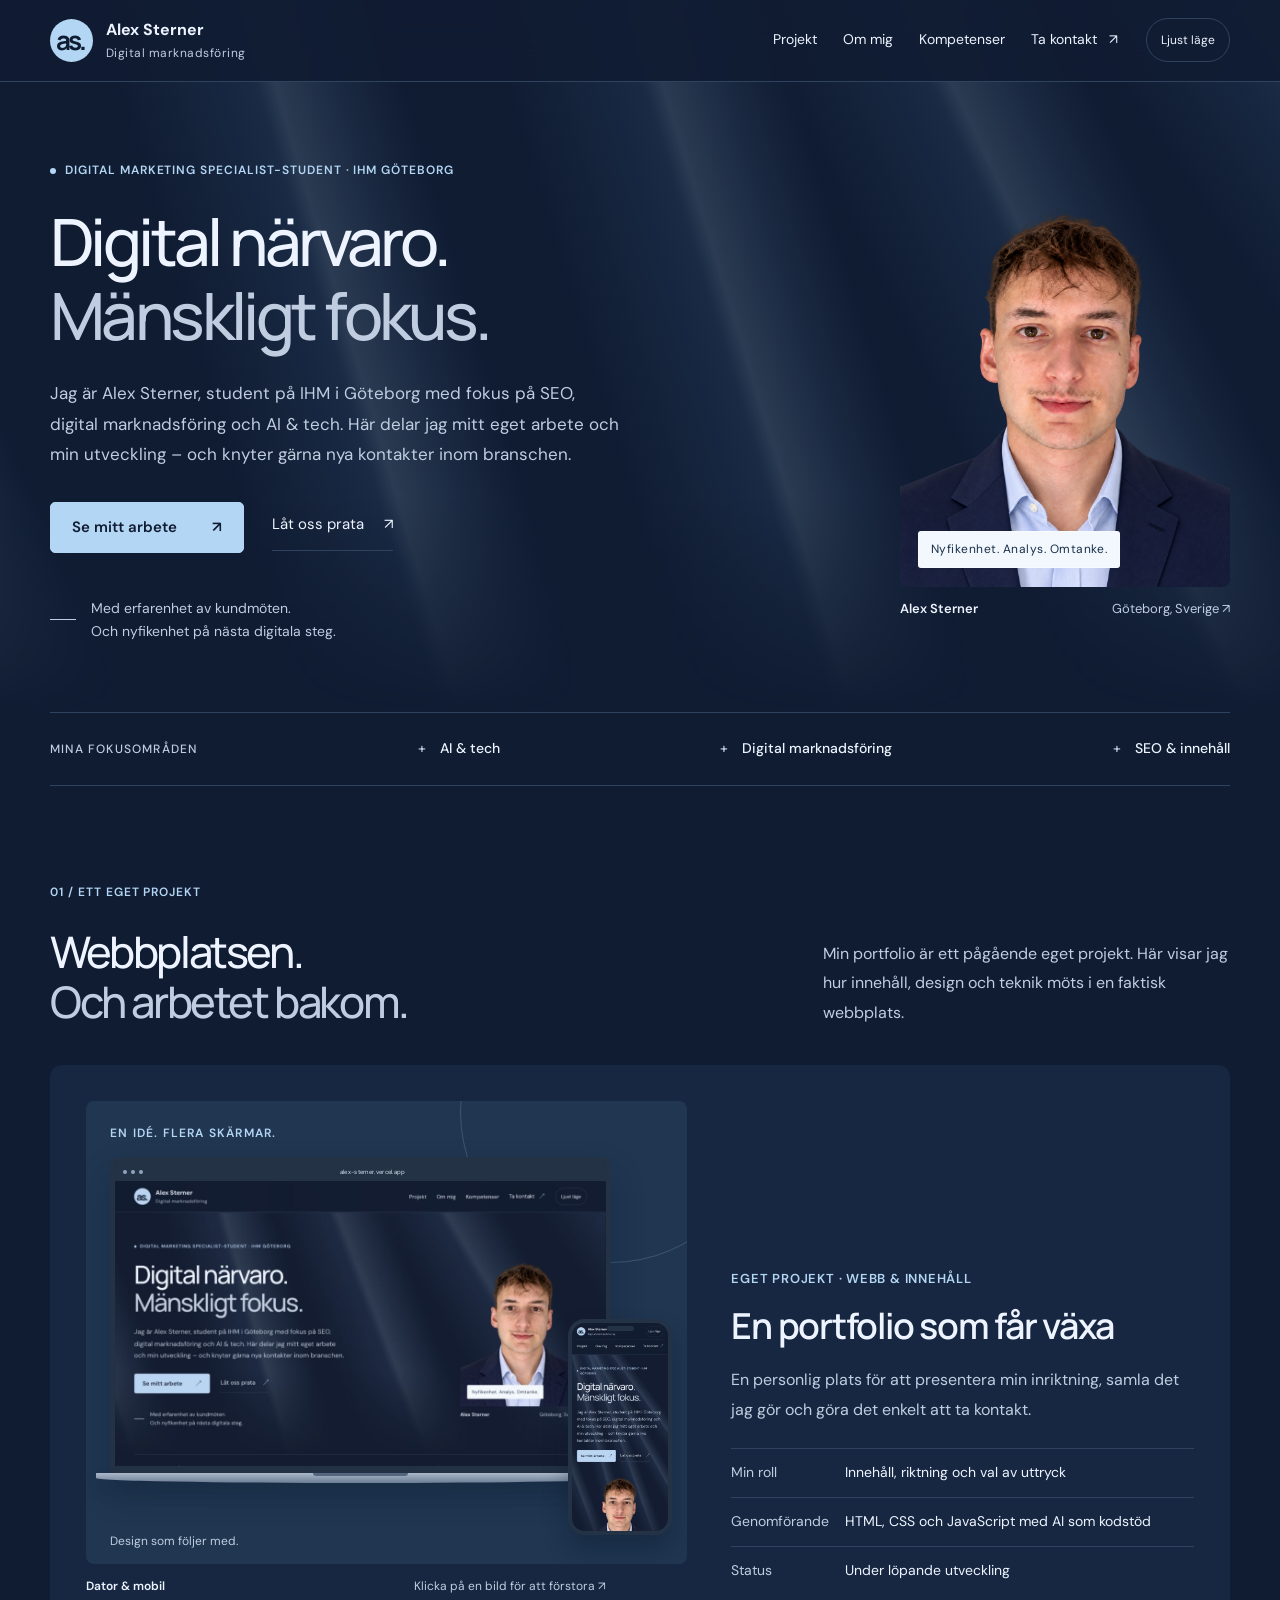
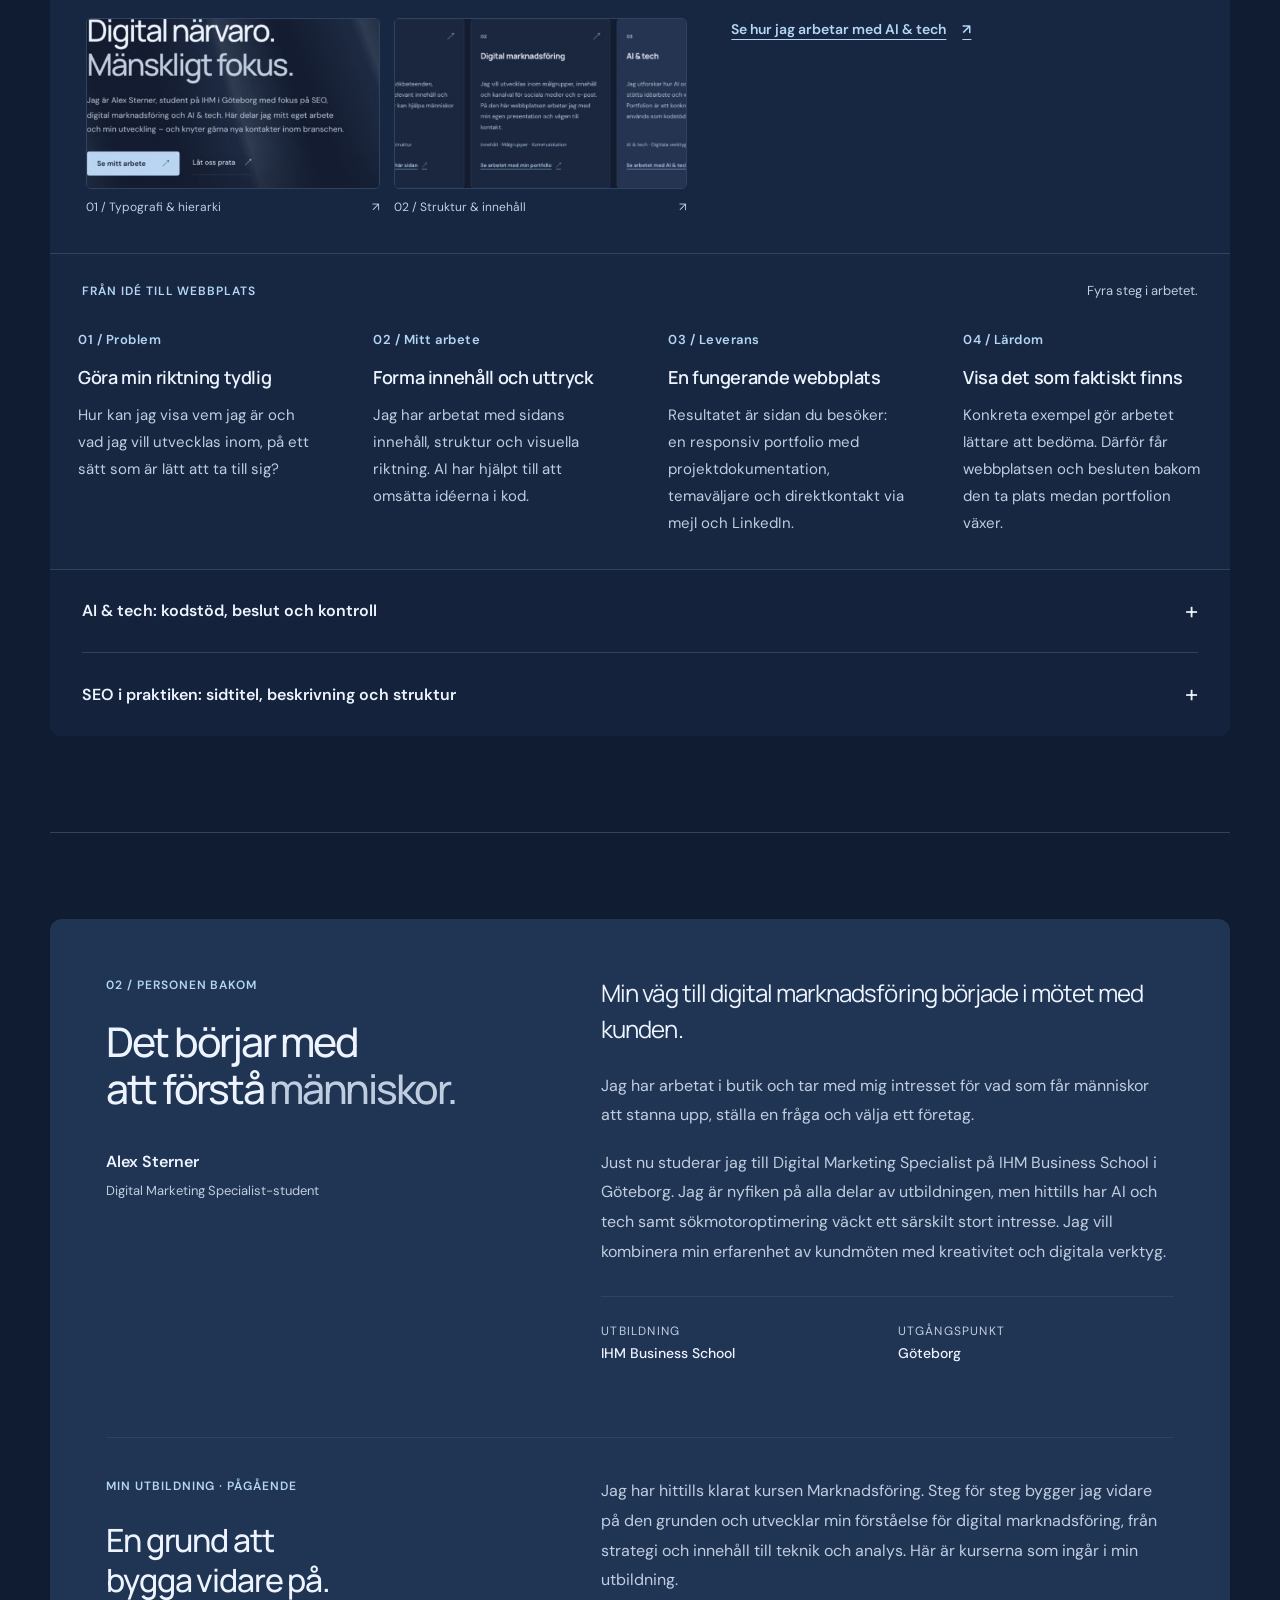
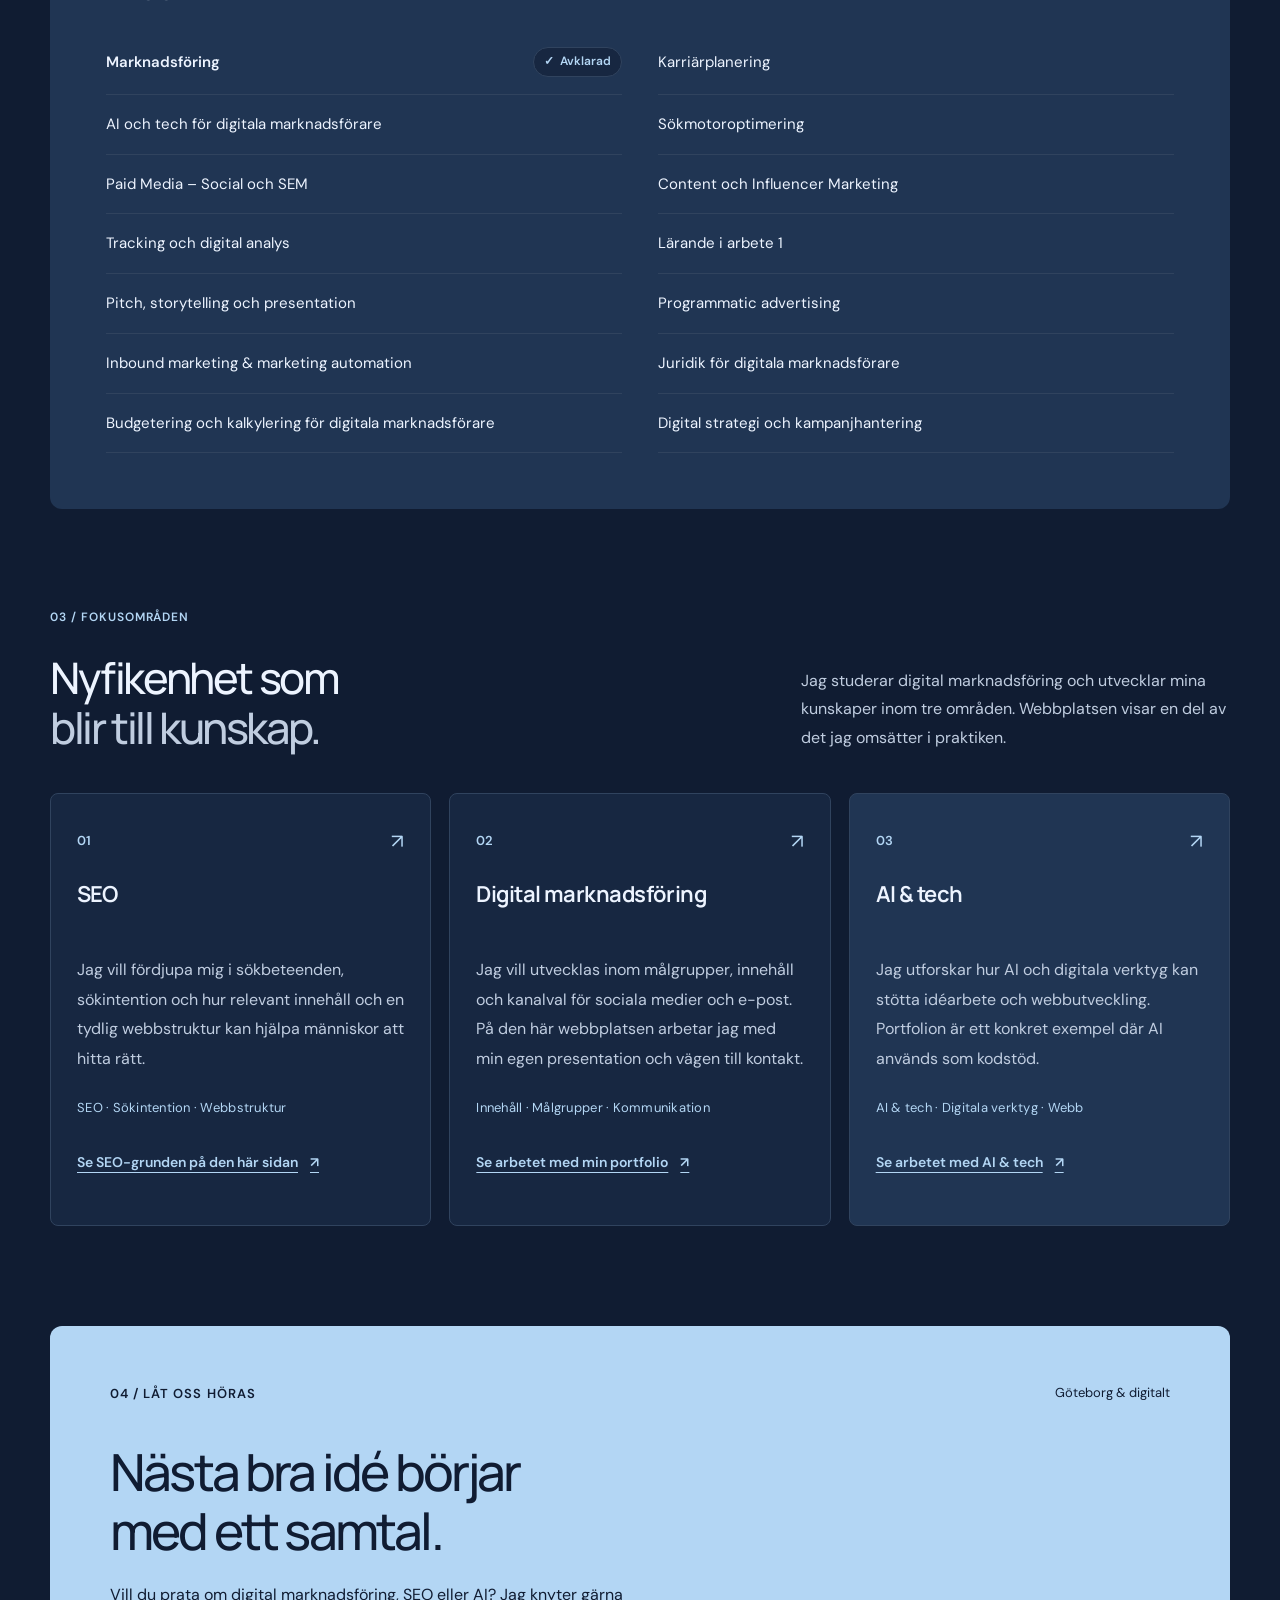
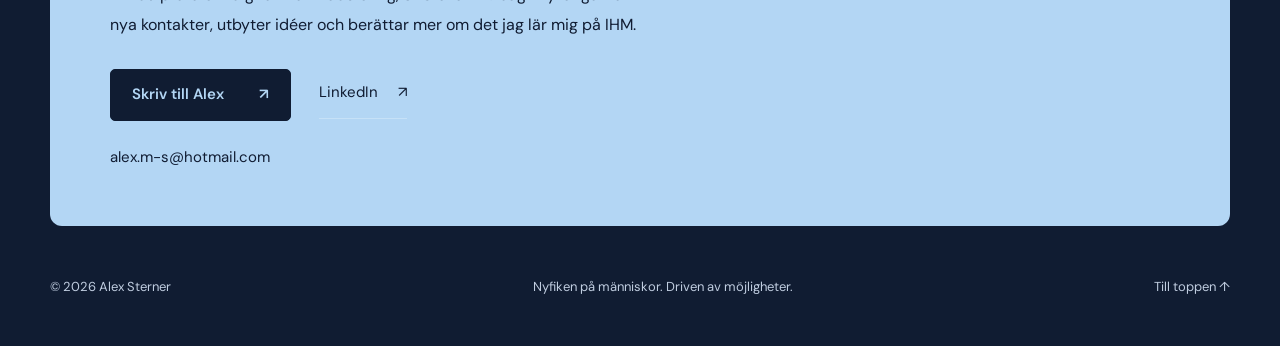
<file: index.html>
<!DOCTYPE html>
<html lang="sv">
<head>
  <meta charset="utf-8">
  <script data-cookieconsent="ignore">
    (() => {
      if ("scrollRestoration" in history) history.scrollRestoration = "manual";
      let navigatedOnPage = false;
      function startAtTop() {
        if (location.hash) history.replaceState(history.state, "", location.pathname + location.search);
        window.scrollTo({ top: 0, left: 0, behavior: "instant" });
      }
      startAtTop();
      document.addEventListener("click", (event) => {
        if (event.target.closest("a[href^='#']")) navigatedOnPage = true;
      });
      window.addEventListener("load", () => {
        if (!navigatedOnPage) startAtTop();
      }, { once: true });
      window.addEventListener("pageshow", (event) => {
        if (event.persisted || !navigatedOnPage) startAtTop();
      });
    })();
  </script>
  <script id="Cookiebot" src="https://consent.cookiebot.com/uc.js" data-cbid="d60df734-f335-419f-a68a-1d393180d654" data-blockingmode="auto" data-culture="SV" type="text/javascript"></script>
  <meta name="viewport" content="width=device-width, initial-scale=1">
  <title>Alex Sterner | Digital Marketing Specialist-student, IHM</title>
  <meta name="description" content="Lär känna Alex Sterner, Digital Marketing Specialist-student på IHM i Göteborg. Utforska min portfolio, arbetet med webbplatsen och mina fokusområden.">
  <link rel="preconnect" href="https://fonts.googleapis.com">
  <link rel="preconnect" href="https://fonts.gstatic.com" crossorigin>
  <link href="https://fonts.googleapis.com/css2?family=DM+Sans:wght@400;500;600;700&family=Manrope:wght@400;500;600;700;800&display=swap" rel="stylesheet">
  <link rel="stylesheet" href="style.css?v=22">
  <link rel="stylesheet" href="work.css?v=1">
  <link rel="stylesheet" href="refinement.css?v=2">
  <script defer src="script.js?v=10"></script>
  <script defer src="light-rays.js?v=2"></script>
  <!-- Google Tag Manager -->
<script>(function(w,d,s,l,i){w[l]=w[l]||[];w[l].push({'gtm.start':
new Date().getTime(),event:'gtm.js'});var f=d.getElementsByTagName(s)[0],
j=d.createElement(s),dl=l!='dataLayer'?'&l='+l:'';j.async=true;j.src=
'https://www.googletagmanager.com/gtm.js?id='+i+dl;f.parentNode.insertBefore(j,f);
})(window,document,'script','dataLayer','GTM-WJDVMCP2');</script>
<!-- End Google Tag Manager -->
  <link rel="icon" href="favicon.svg" type="image/svg+xml">
  <meta name="theme-color" content="#101c32">
  <meta property="og:title" content="Alex Sterner — Digital marknadsföring med människan i fokus">
  <meta property="og:description" content="Digital Marketing Specialist-student på IHM i Göteborg. AI &amp; tech, SEO och digital marknadsföring.">
  <meta property="og:type" content="website">
  <meta property="og:image" content="https://alex-sterner.vercel.app/img/alex-kavaj-transparent.png">
</head>
<body id="topp" class="morkt">
<a class="skip-link" href="#innehall">Hoppa till innehåll</a>
<noscript><iframe src="https://www.googletagmanager.com/ns.html?id=GTM-WJDVMCP2" height="0" width="0" style="display:none;visibility:hidden"></iframe></noscript>
<header class="sidhuvud"><a class="wordmark" href="#topp" aria-label="Alex Sterner, till sidans början"><span class="monogram" aria-hidden="true">as.</span><span>Alex Sterner<span class="brand-role">Digital marknadsföring</span></span></a><nav aria-label="Huvudmeny"><a href="#projekt">Projekt</a><a href="#om">Om mig</a><a href="#tjanster">Kompetenser</a><a class="nav-contact" href="#kontakt">Ta kontakt <span aria-hidden="true">↗</span></a></nav><button id="tema" type="button" aria-label="Byt till ljust läge" aria-pressed="true">Ljust läge</button></header>
<main id="innehall">
<section class="intro" aria-labelledby="hero-title"><div class="hero-copy"><p class="eyebrow"><span class="status-dot" aria-hidden="true"></span> Digital Marketing Specialist-student · IHM Göteborg</p><h1 id="hero-title">Digital närvaro.<br><span>Mänskligt fokus.</span></h1><p class="hero-lead">Jag är Alex Sterner, student på IHM i Göteborg med fokus på SEO, digital marknadsföring och AI &amp; tech. Här delar jag mitt eget arbete och min utveckling – och knyter gärna nya kontakter inom branschen.</p><div class="hero-links"><a class="knapp" href="#projekt">Se mitt arbete <span aria-hidden="true">↗</span></a><a class="text-link" href="#kontakt">Låt oss prata <span aria-hidden="true">↗</span></a></div><div class="hero-note"><span class="note-line" aria-hidden="true"></span><p>Med erfarenhet av kundmöten.<br>Och nyfikenhet på nästa digitala steg.</p></div></div><figure class="hero-portrait"><div class="portrait-frame"><img src="img/alex-kavaj-transparent.png" alt="Porträtt av Alex Sterner" width="1254" height="1254" fetchpriority="high"><span class="portrait-label">Nyfikenhet. Analys. Omtanke.</span></div><figcaption><span>Alex Sterner</span><span>Göteborg, Sverige <span aria-hidden="true">↗</span></span></figcaption></figure></section>
<div class="discipline-strip"><span class="strip-label">Mina fokusområden</span><span>AI & tech</span><span>Digital marknadsföring</span><span>SEO & innehåll</span></div>
<section id="projekt" class="portfolio-section" aria-labelledby="projekt-title">
  <div class="case-heading">
    <div><p class="eyebrow">01 / Ett eget projekt</p><h2 id="projekt-title">Webbplatsen.<br><span>Och arbetet bakom.</span></h2></div>
    <p>Min portfolio är ett pågående eget projekt. Här visar jag hur innehåll, design och teknik möts i en faktisk webbplats.</p>
  </div>
  <article class="portfolio-case" id="portfolio-case" aria-labelledby="case-title">
    <div class="case-overview">
      <div class="project-gallery" aria-label="Bilder från portfolion">
        <div class="device-stage">
          <span class="stage-label">EN IDÉ. FLERA SKÄRMAR.</span>
          <figure class="desktop-device">
            <a class="gallery-image desktop-screen" href="img/portfolio-desktop.jpg" data-caption="Portfolion på dator – en tydlig introduktion och plats för arbetet bakom." aria-label="Förstora datorvisningen" aria-haspopup="dialog">
              <span class="browser-bar" aria-hidden="true"><i></i><i></i><i></i><span>alex-sterner.vercel.app</span></span>
              <img src="img/portfolio-desktop.jpg" alt="Portfolions startsida visad i en datorram" width="1067" height="618" loading="lazy">
            </a>
            <div class="laptop-base" aria-hidden="true"></div>
          </figure>
          <figure class="mobile-device">
            <a class="gallery-image" href="img/portfolio-mobile.jpg" data-caption="Portfolion på mobil – läsbar text, kvarliggande meny och luftigare innehåll." aria-label="Förstora mobilvisningen" aria-haspopup="dialog">
              <img src="img/portfolio-mobile.jpg" alt="Portfolions responsiva startsida visad i en mobilram" width="325" height="703" loading="lazy">
            </a>
          </figure>
          <span class="stage-note">Design som följer med.</span>
        </div>
        <p class="gallery-hint"><span>Dator &amp; mobil</span><span>Klicka på en bild för att förstora <span aria-hidden="true">↗</span></span></p>
        <div class="project-details">
          <figure>
            <a class="gallery-image" href="img/portfolio-detail-type.jpg" data-caption="Detalj: typografi och introduktion. Tydlig hierarki och mer läsbar text." aria-label="Förstora detaljbild av typografin" aria-haspopup="dialog"><img src="img/portfolio-detail-type.jpg" alt="Detaljbild av portfolions rubrik och introduktion" width="518" height="401" loading="lazy"></a>
            <figcaption><span>01 / Typografi &amp; hierarki</span><span aria-hidden="true">↗</span></figcaption>
          </figure>
          <figure>
            <a class="gallery-image" href="img/portfolio-detail-focus.jpg" data-caption="Detalj: fokusområden. Tre egna ytor med tydliga vägar till exempel från projektet." aria-label="Förstora detaljbild av fokusområdena" aria-haspopup="dialog"><img src="img/portfolio-detail-focus.jpg" alt="Detaljbild av kompetensernas olika ytor och länkar till arbetsprover" width="983" height="385" loading="lazy"></a>
            <figcaption><span>02 / Struktur &amp; innehåll</span><span aria-hidden="true">↗</span></figcaption>
          </figure>
        </div>
      </div>
      <div class="case-intro">
        <p class="case-label">Eget projekt · Webb &amp; innehåll</p>
        <h3 id="case-title">En portfolio som får växa</h3>
        <p>En personlig plats för att presentera min inriktning, samla det jag gör och göra det enkelt att ta kontakt.</p>
        <dl class="case-facts">
          <div><dt>Min roll</dt><dd>Innehåll, riktning och val av uttryck</dd></div>
          <div><dt>Genomförande</dt><dd>HTML, CSS och JavaScript med AI som kodstöd</dd></div>
          <div><dt>Status</dt><dd>Under löpande utveckling</dd></div>
        </dl>
        <a class="evidence-link" href="#ai-arbetssatt">Se hur jag arbetar med AI &amp; tech <span aria-hidden="true">↗</span></a>
      </div>
    </div>
    <div class="process-heading"><p class="eyebrow">Från idé till webbplats</p><p>Fyra steg i arbetet.</p></div>
    <ol class="case-process" aria-label="Från problem till lärdom">
      <li><span class="process-step">01 / Problem</span><h4>Göra min riktning tydlig</h4><p>Hur kan jag visa vem jag är och vad jag vill utvecklas inom, på ett sätt som är lätt att ta till sig?</p></li>
      <li><span class="process-step">02 / Mitt arbete</span><h4>Forma innehåll och uttryck</h4><p>Jag har arbetat med sidans innehåll, struktur och visuella riktning. AI har hjälpt till att omsätta idéerna i kod.</p></li>
      <li><span class="process-step">03 / Leverans</span><h4>En fungerande webbplats</h4><p>Resultatet är sidan du besöker: en responsiv portfolio med projektdokumentation, temaväljare och direktkontakt via mejl och LinkedIn.</p></li>
      <li><span class="process-step">04 / Lärdom</span><h4>Visa det som faktiskt finns</h4><p>Konkreta exempel gör arbetet lättare att bedöma. Därför får webbplatsen och besluten bakom den ta plats medan portfolion växer.</p></li>
    </ol>
    <div class="case-evidence">
      <details id="ai-arbetssatt" class="evidence-detail">
        <summary>AI &amp; tech: kodstöd, beslut och kontroll <span aria-hidden="true">+</span></summary>
        <div class="evidence-body">
          <p class="evidence-lead">Jag utforskar AI och tech tillsammans genom att utveckla min webbplats. AI fungerar som kodstöd; jag sätter riktningen och väljer vilka förslag som passar min presentation.</p>
          <div class="evidence-columns">
            <div><h4>Vad AI har hjälpt till med</h4><p>Kodförslag för sidans HTML, CSS och JavaScript: layout, temaväxling och navigation. Det ger mig ett konkret resultat att granska och utveckla vidare.</p></div>
            <div><h4>Beslut i den här versionen</h4><p>En tydlig studentroll i introduktionen, större text för detaljer och mer utrymme för det faktiska arbetet. Innehållet hålls till min egen portfolio och mina fokusområden.</p></div>
            <div><h4>Så kontrolleras resultatet</h4><p>Layouten granskas på mobil och dator, i ljust och mörkt läge. Menylänkar, projektets utfällbara delar och tangentbordsnavigation kontrolleras i webbläsaren.</p></div>
          </div>
          <p class="evidence-note">Webbplatsen visar hur jag arbetar med AI-stöd och fortsätter lära mig om webb, innehåll och tillgänglighet.</p>
        </div>
      </details>
      <details id="seo-grund" class="evidence-detail">
        <summary>SEO i praktiken: sidtitel, beskrivning och struktur <span aria-hidden="true">+</span></summary>
        <div class="evidence-body">
          <p class="evidence-lead">Här är exempel från den här sidans SEO-grund. Titeln och beskrivningen kopplar presentationen till mitt namn, min utbildning och Göteborg.</p>
          <dl class="seo-examples">
            <div><dt>Sidtitel</dt><dd>Alex Sterner | Digital Marketing Specialist-student, IHM</dd></div>
            <div><dt>Metabeskrivning</dt><dd>Lär känna Alex Sterner, Digital Marketing Specialist-student på IHM i Göteborg. Utforska min portfolio, arbetet med webbplatsen och mina fokusområden.</dd></div>
            <div><dt>Rubrikstruktur</dt><dd>En huvudrubrik för presentationen. Underrubriker för projekt, om mig, fokusområden och kontakt.</dd></div>
          </dl>
          <p class="evidence-note">Fokus här är sidans innehåll och struktur. Synlighet i sökresultat behöver följas upp över tid.</p>
        </div>
      </details>
    </div>
  </article>
</section>
<section id="om" class="about-section" aria-labelledby="om-title">
  <div>
    <p class="eyebrow">02 / Personen bakom</p>
    <h2 id="om-title">Det börjar med<br>att förstå <span>människor.</span></h2>
    <div class="about-signature">Alex Sterner<span>Digital Marketing Specialist-student</span></div>
  </div>
  <div class="about-copy">
    <p class="large-copy">Min väg till digital marknadsföring började i mötet med kunden.</p>
    <p>Jag har arbetat i butik och tar med mig intresset för vad som får människor att stanna upp, ställa en fråga och välja ett företag.</p>
    <p>Just nu studerar jag till Digital Marketing Specialist på IHM Business School i Göteborg. Jag är nyfiken på alla delar av utbildningen, men hittills har AI och tech samt sökmotoroptimering väckt ett särskilt stort intresse. Jag vill kombinera min erfarenhet av kundmöten med kreativitet och digitala verktyg.</p>
    <div class="about-facts"><div><span>Utbildning</span><strong>IHM Business School</strong></div><div><span>Utgångspunkt</span><strong>Göteborg</strong></div></div>
  </div>
  <div class="education-panel" aria-labelledby="utbildning-title">
    <div class="education-heading">
      <div><p class="eyebrow">Min utbildning · Pågående</p><h3 id="utbildning-title">En grund att<br>bygga vidare på.</h3></div>
      <p>Jag har hittills klarat kursen Marknadsföring. Steg för steg bygger jag vidare på den grunden och utvecklar min förståelse för digital marknadsföring, från strategi och innehåll till teknik och analys. Här är kurserna som ingår i min utbildning.</p>
    </div>
    <ul class="course-list" aria-label="Kurser i utbildningen till Digital Marketing Specialist">
      <li class="course-complete"><span>Marknadsföring</span><span class="course-status"><span aria-hidden="true">✓</span> Avklarad</span></li>
      <li><span>Karriärplanering</span></li>
      <li><span>AI och tech för digitala marknadsförare</span></li>
      <li><span>Sökmotoroptimering</span></li>
      <li><span>Paid Media – Social och SEM</span></li>
      <li><span>Content och Influencer Marketing</span></li>
      <li><span>Tracking och digital analys</span></li>
      <li><span>Lärande i arbete 1</span></li>
      <li><span>Pitch, storytelling och presentation</span></li>
      <li><span>Programmatic advertising</span></li>
      <li><span>Inbound marketing &amp; marketing automation</span></li>
      <li><span>Juridik för digitala marknadsförare</span></li>
      <li><span>Budgetering och kalkylering för digitala marknadsförare</span></li>
      <li><span>Digital strategi och kampanjhantering</span></li>
    </ul>
  </div>
</section>
<section id="tjanster" aria-labelledby="kompetens-title">
  <div class="section-heading"><div><p class="eyebrow">03 / Fokusområden</p><h2 id="kompetens-title">Nyfikenhet som<br><span>blir till kunskap.</span></h2></div><p class="section-intro">Jag studerar digital marknadsföring och utvecklar mina kunskaper inom tre områden. Webbplatsen visar en del av det jag omsätter i praktiken.</p></div>
  <div class="services">
    <article><span class="service-number">01</span><div><h3>SEO</h3><p>Jag vill fördjupa mig i sökbeteenden, sökintention och hur relevant innehåll och en tydlig webbstruktur kan hjälpa människor att hitta rätt.</p><span class="service-tags">SEO · Sökintention · Webbstruktur</span><a class="evidence-link" href="#seo-grund">Se SEO-grunden på den här sidan <span aria-hidden="true">↗</span></a></div></article>
    <article><span class="service-number">02</span><div><h3>Digital marknadsföring</h3><p>Jag vill utvecklas inom målgrupper, innehåll och kanalval för sociala medier och e-post. På den här webbplatsen arbetar jag med min egen presentation och vägen till kontakt.</p><span class="service-tags">Innehåll · Målgrupper · Kommunikation</span><a class="evidence-link" href="#portfolio-case">Se arbetet med min portfolio <span aria-hidden="true">↗</span></a></div></article>
    <article><span class="service-number">03</span><div><h3>AI &amp; tech</h3><p>Jag utforskar hur AI och digitala verktyg kan stötta idéarbete och webbutveckling. Portfolion är ett konkret exempel där AI används som kodstöd.</p><span class="service-tags">AI &amp; tech · Digitala verktyg · Webb</span><a class="evidence-link" href="#ai-arbetssatt">Se arbetet med AI &amp; tech <span aria-hidden="true">↗</span></a></div></article>
  </div>
</section>
<section id="kontakt" aria-labelledby="kontakt-title"><div class="contact-top"><p class="eyebrow">04 / Låt oss höras</p><span>Göteborg & digitalt</span></div><h2 id="kontakt-title">Nästa bra idé börjar<br>med <span>ett samtal.</span></h2><p>Vill du prata om digital marknadsföring, SEO eller AI? Jag knyter gärna nya kontakter, utbyter idéer och berättar mer om det jag lär mig på IHM.</p><div class="contact-actions"><a class="knapp" href="mailto:alex.m-s@hotmail.com">Skriv till Alex <span aria-hidden="true">↗</span></a><a class="text-link" href="https://www.linkedin.com/in/alex-matei-sterner-b89927431" target="_blank" rel="noopener">LinkedIn <span aria-hidden="true">↗</span></a></div><a class="contact-email" href="mailto:alex.m-s@hotmail.com">alex.m-s@hotmail.com</a></section>
</main><footer><span>© 2026 Alex Sterner</span><span>Nyfiken på människor. Driven av möjligheter.</span><a href="#topp">Till toppen ↑</a></footer>
<dialog class="image-lightbox" aria-labelledby="lightbox-title" aria-describedby="lightbox-caption">
  <div class="lightbox-toolbar"><h2 id="lightbox-title">En närmare titt</h2><button class="lightbox-close" type="button" aria-label="Stäng bildförstoring">Stäng <span aria-hidden="true">×</span></button></div>
  <figure><img class="lightbox-image" alt=""><figcaption id="lightbox-caption"></figcaption></figure>
  <div class="lightbox-navigation"><button class="lightbox-prev" type="button" aria-label="Föregående bild">← <span>Föregående</span></button><span class="lightbox-count" aria-live="polite"></span><button class="lightbox-next" type="button" aria-label="Nästa bild"><span>Nästa</span> →</button></div>
</dialog>
</body></html>
</file>
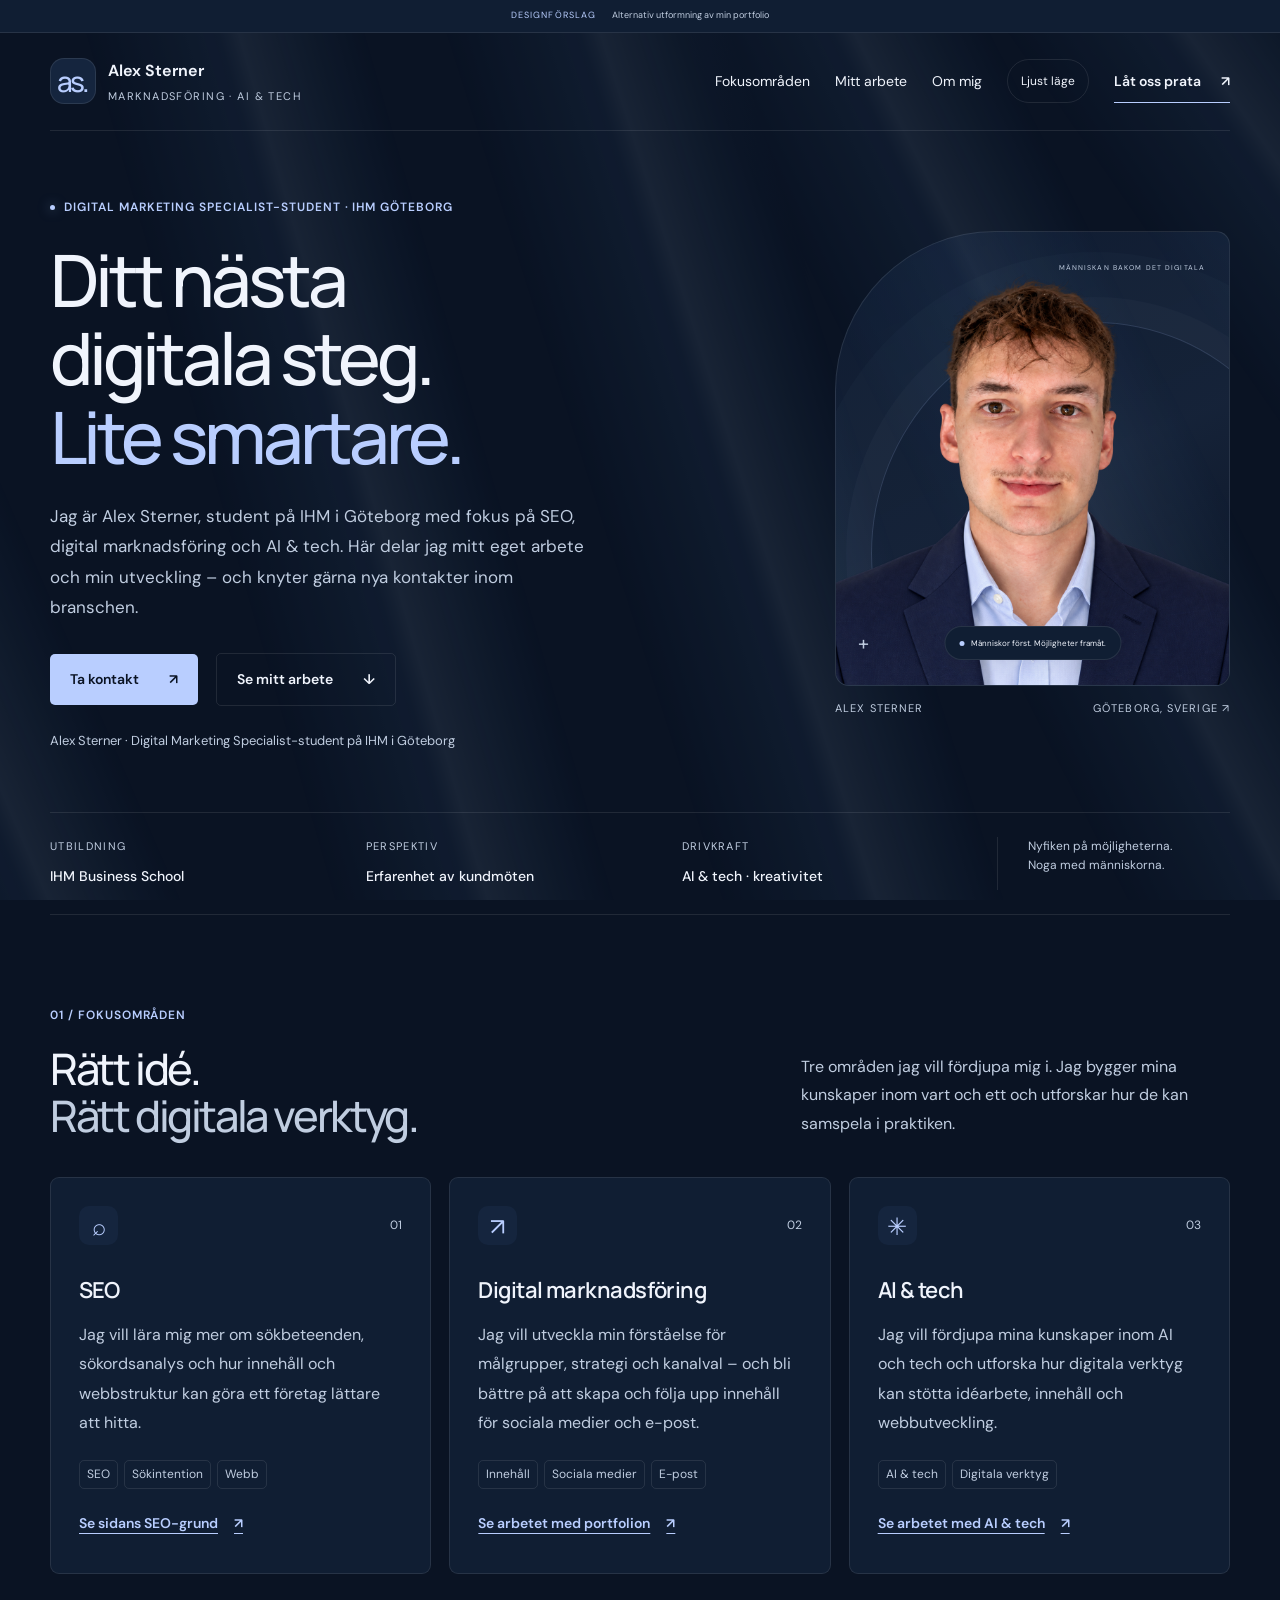
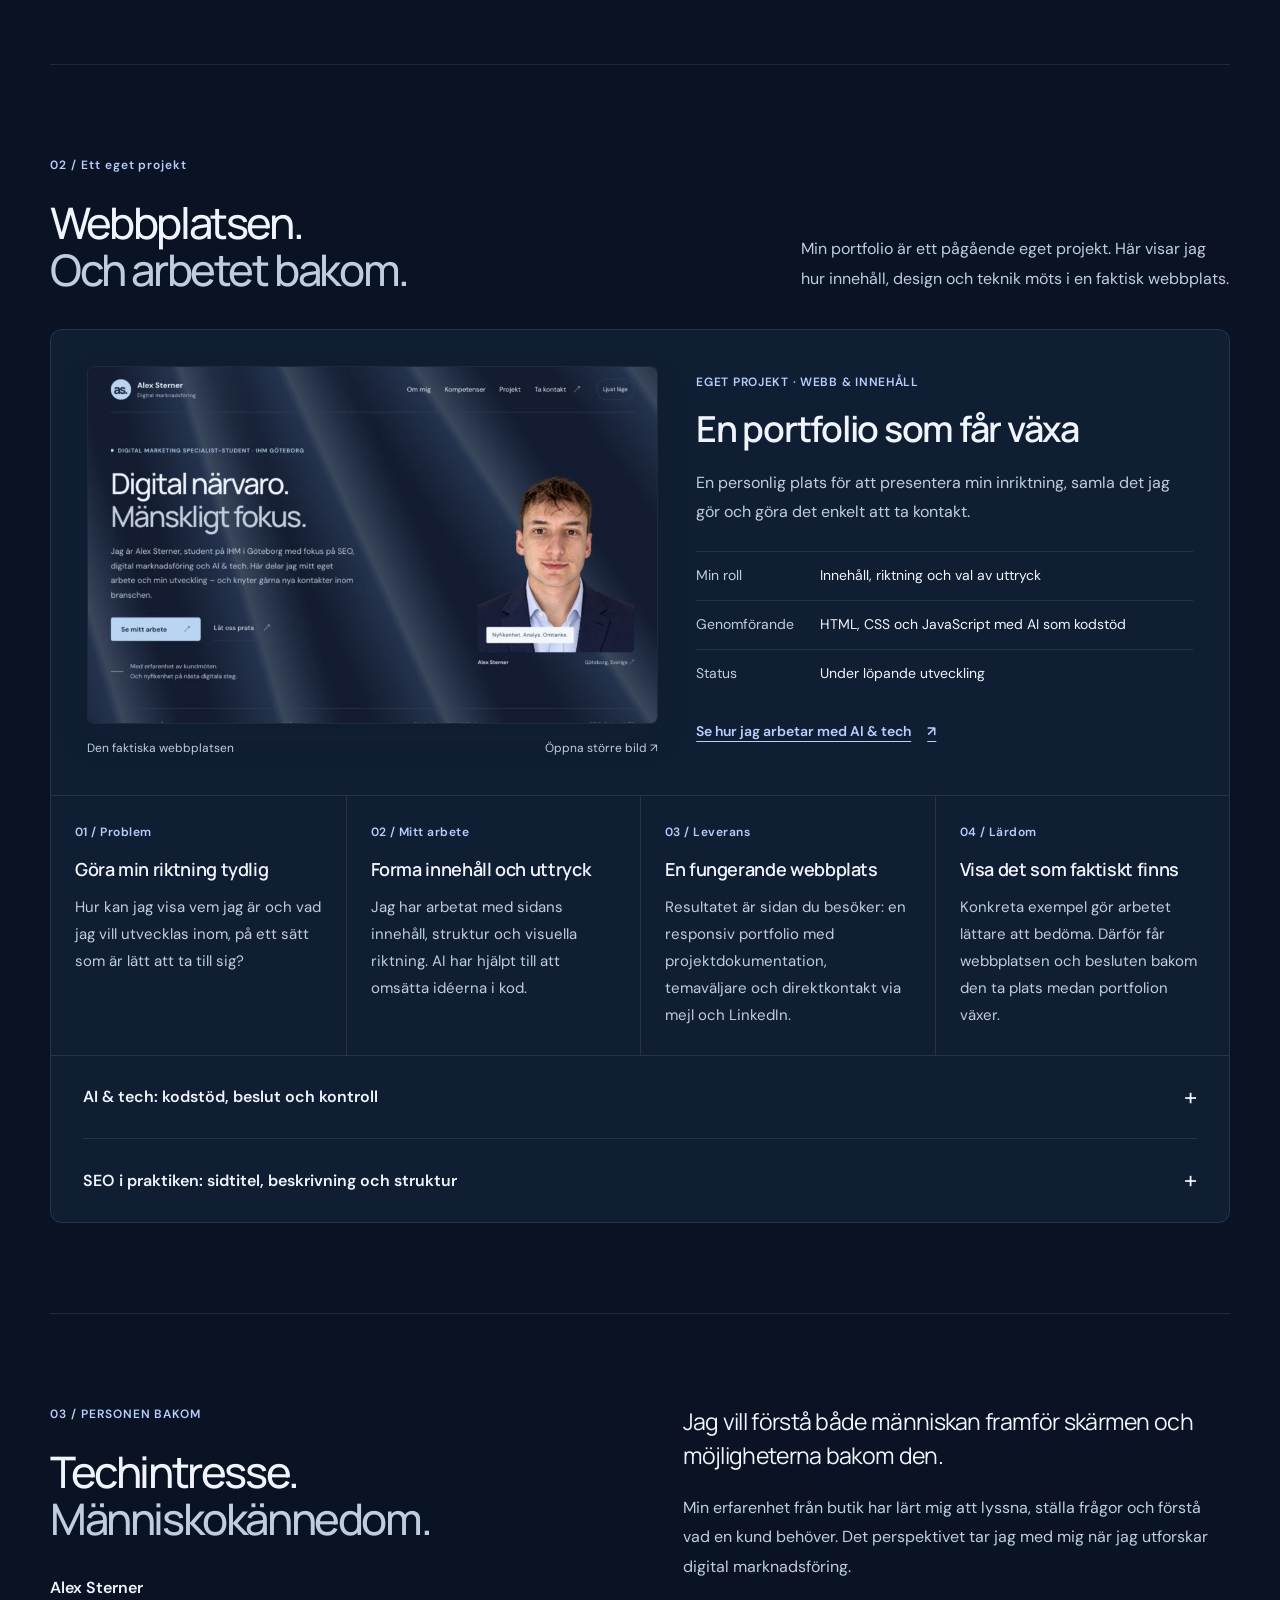
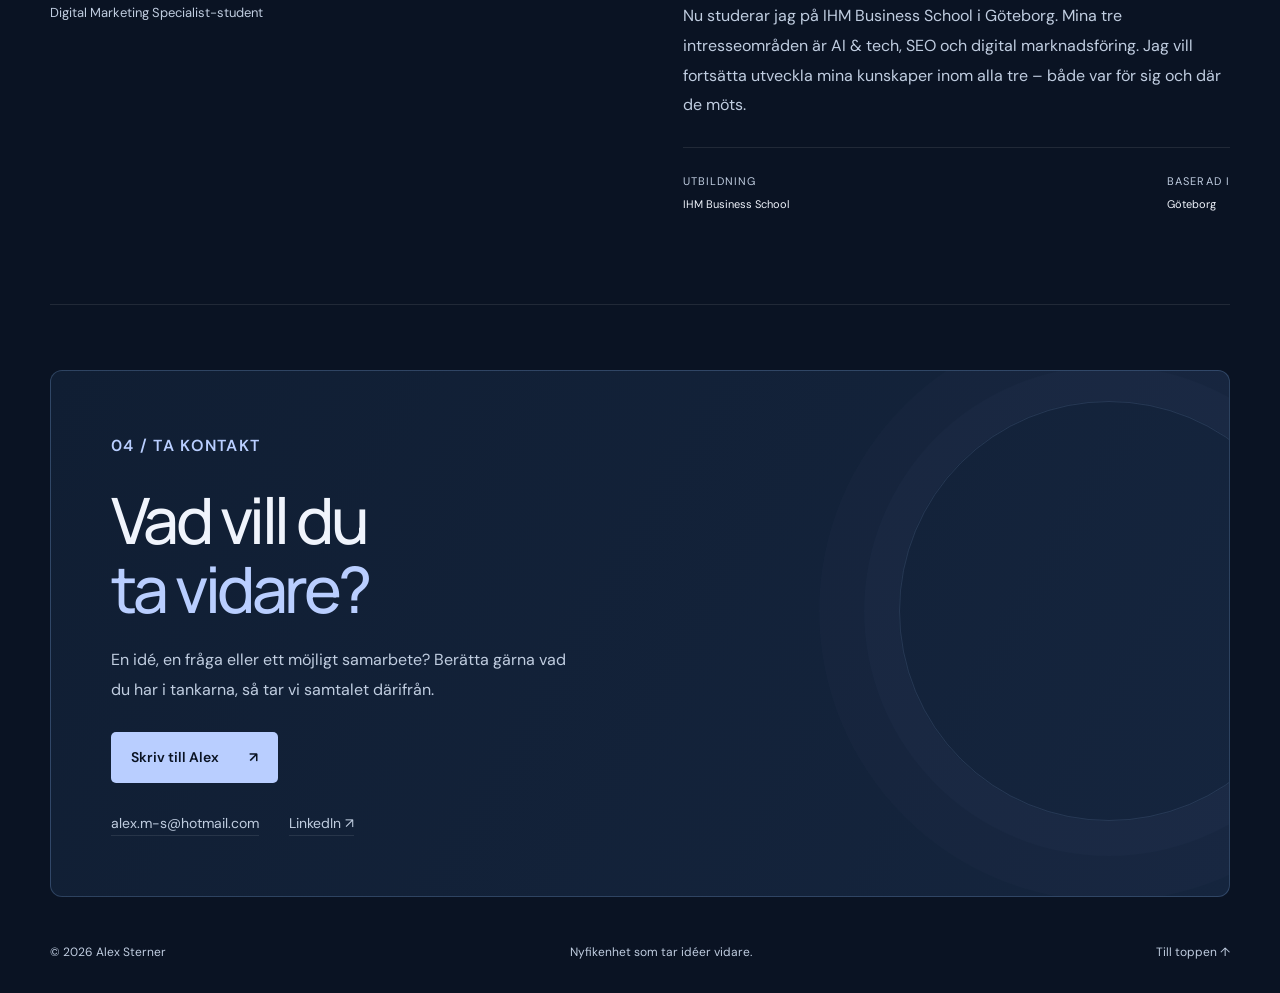
<file: professionell-preview/index.html>
<!doctype html>
<html lang="sv"><head><meta charset="utf-8"><meta name="viewport" content="width=device-width,initial-scale=1"><title>Alex Sterner | Digital Marketing Specialist-student, IHM</title><meta name="robots" content="noindex,nofollow"><meta name="description" content="Lär känna Alex Sterner, Digital Marketing Specialist-student på IHM i Göteborg. Utforska min portfolio, arbetet med webbplatsen och mina fokusområden."><link rel="preconnect" href="https://fonts.googleapis.com"><link rel="preconnect" href="https://fonts.gstatic.com" crossorigin><link href="https://fonts.googleapis.com/css2?family=DM+Sans:wght@400;500;600;700&family=Manrope:wght@400;500;600;700;800&display=swap" rel="stylesheet"><link rel="stylesheet" href="style.css"><link rel="stylesheet" href="work.css?v=1"><script defer src="script.js"></script><script defer src="light-rays.js"></script></head>
<body class="morkt" id="topp">
<a class="skip-link" href="#innehall">Hoppa till innehåll</a>
<div class="preview-note">DESIGNFÖRSLAG <span>Alternativ utformning av min portfolio</span></div>
<header class="sidhuvud wrap"><a class="wordmark" href="#topp" aria-label="Alex Sterner, till sidans början"><span class="monogram">as.</span><span>Alex Sterner<small>MARKNADSFÖRING · AI &amp; TECH</small></span></a><nav aria-label="Huvudmeny"><a href="#tjanster">Fokusområden</a><a href="#projekt">Mitt arbete</a><a href="#om">Om mig</a></nav><button id="tema" aria-label="Byt till ljust läge" aria-pressed="true" type="button">Ljust läge</button><a class="nav-cta" href="#kontakt">Låt oss prata <span aria-hidden="true">↗</span></a></header>
<main id="innehall">
<section class="hero wrap" aria-labelledby="hero-title"><div class="hero-copy"><p class="eyebrow"><span></span> DIGITAL MARKETING SPECIALIST-STUDENT · IHM GÖTEBORG</p><h1 id="hero-title">Ditt nästa<br>digitala steg.<br><em>Lite smartare.</em></h1><p class="hero-lead">Jag är Alex Sterner, student på IHM i Göteborg med fokus på SEO, digital marknadsföring och AI &amp; tech. Här delar jag mitt eget arbete och min utveckling – och knyter gärna nya kontakter inom branschen.</p><div class="actions"><a class="button primary" href="#kontakt">Ta kontakt <span aria-hidden="true">↗</span></a><a class="button secondary" href="#projekt">Se mitt arbete <span aria-hidden="true">↓</span></a></div><p class="hero-footnote">Alex Sterner · Digital Marketing Specialist-student på IHM i Göteborg</p></div><figure class="portrait"><div class="portrait-art"><span class="portrait-cross" aria-hidden="true">+</span><span class="portrait-topline">MÄNNISKAN BAKOM DET DIGITALA</span><div class="portrait-circle" aria-hidden="true"></div><img src="img/alex-kavaj-transparent.png" alt="Alex Sterner i mörkblå kavaj och ljusblå skjorta" width="1254" height="1254" fetchpriority="high"><div class="portrait-chip"><span class="chip-dot"></span> Människor först. Möjligheter framåt.</div></div><figcaption><span>ALEX STERNER</span><span>GÖTEBORG, SVERIGE ↗</span></figcaption></figure></section>
<div class="context-strip wrap"><div><span class="small-label">UTBILDNING</span><strong>IHM Business School</strong></div><div><span class="small-label">PERSPEKTIV</span><strong>Erfarenhet av kundmöten</strong></div><div><span class="small-label">DRIVKRAFT</span><strong>AI &amp; tech · kreativitet</strong></div><span class="strip-note">Nyfiken på möjligheterna.<br>Noga med människorna.</span></div>
<section class="section wrap" id="tjanster" aria-labelledby="focus-title"><div class="section-head"><div><p class="eyebrow">01 / FOKUSOMRÅDEN</p><h2 id="focus-title">Rätt idé.<br><span>Rätt digitala verktyg.</span></h2></div><p>Tre områden jag vill fördjupa mig i. Jag bygger mina kunskaper inom vart och ett och utforskar hur de kan samspela i praktiken.</p></div><div class="focus-grid"><article class="focus-card"><div class="card-top"><span class="service-icon" aria-hidden="true">⌕</span><span>01</span></div><h3>SEO</h3><p>Jag vill lära mig mer om sökbeteenden, sökordsanalys och hur innehåll och webbstruktur kan göra ett företag lättare att hitta.</p><div class="tags"><span>SEO</span><span>Sökintention</span><span>Webb</span></div><a class="evidence-link" href="#seo-grund">Se sidans SEO-grund <span aria-hidden="true">↗</span></a></article><article class="focus-card"><div class="card-top"><span class="service-icon" aria-hidden="true">↗</span><span>02</span></div><h3>Digital marknadsföring</h3><p>Jag vill utveckla min förståelse för målgrupper, strategi och kanalval – och bli bättre på att skapa och följa upp innehåll för sociala medier och e-post.</p><div class="tags"><span>Innehåll</span><span>Sociala medier</span><span>E-post</span></div><a class="evidence-link" href="#portfolio-case">Se arbetet med portfolion <span aria-hidden="true">↗</span></a></article><article class="focus-card"><div class="card-top"><span class="service-icon" aria-hidden="true">✳</span><span>03</span></div><h3>AI &amp; tech</h3><p>Jag vill fördjupa mina kunskaper inom AI och tech och utforska hur digitala verktyg kan stötta idéarbete, innehåll och webbutveckling.</p><div class="tags"><span>AI &amp; tech</span><span>Digitala verktyg</span></div><a class="evidence-link" href="#ai-arbetssatt">Se arbetet med AI &amp; tech <span aria-hidden="true">↗</span></a></article></div></section>
<section id="projekt" class="portfolio-section section wrap" aria-labelledby="projekt-title">
  <div class="case-heading">
    <div><p class="eyebrow">02 / Ett eget projekt</p><h2 id="projekt-title">Webbplatsen.<br><span>Och arbetet bakom.</span></h2></div>
    <p>Min portfolio är ett pågående eget projekt. Här visar jag hur innehåll, design och teknik möts i en faktisk webbplats.</p>
  </div>
  <article class="portfolio-case" id="portfolio-case" aria-labelledby="case-title">
    <div class="case-overview">
      <figure class="case-preview">
        <a href="img/portfolio-desktop.jpg" target="_blank" rel="noopener" aria-label="Öppna en större skärmbild av portfolion på dator">
          <img src="img/portfolio-desktop.jpg" alt="Skärmbild av portfolions startsida på dator med presentation, porträtt och navigation" width="1000" height="625" loading="lazy">
        </a>
        <figcaption>Den faktiska webbplatsen <span>Öppna större bild ↗</span></figcaption>
      </figure>
      <div class="case-intro">
        <p class="case-label">Eget projekt · Webb &amp; innehåll</p>
        <h3 id="case-title">En portfolio som får växa</h3>
        <p>En personlig plats för att presentera min inriktning, samla det jag gör och göra det enkelt att ta kontakt.</p>
        <dl class="case-facts">
          <div><dt>Min roll</dt><dd>Innehåll, riktning och val av uttryck</dd></div>
          <div><dt>Genomförande</dt><dd>HTML, CSS och JavaScript med AI som kodstöd</dd></div>
          <div><dt>Status</dt><dd>Under löpande utveckling</dd></div>
        </dl>
        <a class="evidence-link" href="#ai-arbetssatt">Se hur jag arbetar med AI &amp; tech <span aria-hidden="true">↗</span></a>
      </div>
    </div>
    <ol class="case-process" aria-label="Från problem till lärdom">
      <li><span class="process-step">01 / Problem</span><h4>Göra min riktning tydlig</h4><p>Hur kan jag visa vem jag är och vad jag vill utvecklas inom, på ett sätt som är lätt att ta till sig?</p></li>
      <li><span class="process-step">02 / Mitt arbete</span><h4>Forma innehåll och uttryck</h4><p>Jag har arbetat med sidans innehåll, struktur och visuella riktning. AI har hjälpt till att omsätta idéerna i kod.</p></li>
      <li><span class="process-step">03 / Leverans</span><h4>En fungerande webbplats</h4><p>Resultatet är sidan du besöker: en responsiv portfolio med projektdokumentation, temaväljare och direktkontakt via mejl och LinkedIn.</p></li>
      <li><span class="process-step">04 / Lärdom</span><h4>Visa det som faktiskt finns</h4><p>Konkreta exempel gör arbetet lättare att bedöma. Därför får webbplatsen och besluten bakom den ta plats medan portfolion växer.</p></li>
    </ol>
    <div class="case-evidence">
      <details id="ai-arbetssatt" class="evidence-detail">
        <summary>AI &amp; tech: kodstöd, beslut och kontroll <span aria-hidden="true">+</span></summary>
        <div class="evidence-body">
          <p class="evidence-lead">Jag utforskar AI och tech tillsammans genom att utveckla min webbplats. AI fungerar som kodstöd; jag sätter riktningen och väljer vilka förslag som passar min presentation.</p>
          <div class="evidence-columns">
            <div><h4>Vad AI har hjälpt till med</h4><p>Kodförslag för sidans HTML, CSS och JavaScript: layout, temaväxling och navigation. Det ger mig ett konkret resultat att granska och utveckla vidare.</p></div>
            <div><h4>Beslut i den här versionen</h4><p>En tydlig studentroll i introduktionen, större text för detaljer och mer utrymme för det faktiska arbetet. Innehållet hålls till min egen portfolio och mina fokusområden.</p></div>
            <div><h4>Så kontrolleras resultatet</h4><p>Layouten granskas på mobil och dator, i ljust och mörkt läge. Menylänkar, projektets utfällbara delar och tangentbordsnavigation kontrolleras i webbläsaren.</p></div>
          </div>
          <p class="evidence-note">Webbplatsen visar hur jag arbetar med AI-stöd och fortsätter lära mig om webb, innehåll och tillgänglighet.</p>
        </div>
      </details>
      <details id="seo-grund" class="evidence-detail">
        <summary>SEO i praktiken: sidtitel, beskrivning och struktur <span aria-hidden="true">+</span></summary>
        <div class="evidence-body">
          <p class="evidence-lead">Här är exempel från den här sidans SEO-grund. Titeln och beskrivningen kopplar presentationen till mitt namn, min utbildning och Göteborg.</p>
          <dl class="seo-examples">
            <div><dt>Sidtitel</dt><dd>Alex Sterner | Digital Marketing Specialist-student, IHM</dd></div>
            <div><dt>Metabeskrivning</dt><dd>Lär känna Alex Sterner, Digital Marketing Specialist-student på IHM i Göteborg. Utforska min portfolio, arbetet med webbplatsen och mina fokusområden.</dd></div>
            <div><dt>Rubrikstruktur</dt><dd>En huvudrubrik för presentationen. Underrubriker för projekt, om mig, fokusområden och kontakt.</dd></div>
          </dl>
          <p class="evidence-note">Fokus här är sidans innehåll och struktur. Synlighet i sökresultat behöver följas upp över tid.</p>
        </div>
      </details>
    </div>
  </article>
</section>
<section class="section about wrap" id="om" aria-labelledby="about-title"><div><p class="eyebrow">03 / PERSONEN BAKOM</p><h2 id="about-title">Techintresse.<br><span>Människokännedom.</span></h2><p class="signature">Alex Sterner<small>Digital Marketing Specialist-student</small></p></div><div class="about-copy"><p class="large-copy">Jag vill förstå både människan framför skärmen och möjligheterna bakom den.</p><p>Min erfarenhet från butik har lärt mig att lyssna, ställa frågor och förstå vad en kund behöver. Det perspektivet tar jag med mig när jag utforskar digital marknadsföring.</p><p>Nu studerar jag på IHM Business School i Göteborg. Mina tre intresseområden är AI &amp; tech, SEO och digital marknadsföring. Jag vill fortsätta utveckla mina kunskaper inom alla tre – både var för sig och där de möts.</p><div class="about-facts"><span><small>UTBILDNING</small>IHM Business School</span><span><small>BASERAD I</small>Göteborg</span></div></div></section>
<section class="contact wrap" id="kontakt" aria-labelledby="contact-title"><div class="contact-orbit" aria-hidden="true"></div><p class="eyebrow">04 / TA KONTAKT</p><h2 id="contact-title">Vad vill du<br><em>ta vidare?</em></h2><p>En idé, en fråga eller ett möjligt samarbete? Berätta gärna vad du har i tankarna, så tar vi samtalet därifrån.</p><a class="button primary" href="mailto:alex.m-s@hotmail.com">Skriv till Alex <span aria-hidden="true">↗</span></a><div class="contact-links"><a href="mailto:alex.m-s@hotmail.com">alex.m-s@hotmail.com</a><a href="https://www.linkedin.com/in/alex-matei-sterner-b89927431" target="_blank" rel="noopener">LinkedIn ↗</a></div></section>
</main><footer class="wrap"><span>© 2026 Alex Sterner</span><span>Nyfikenhet som tar idéer vidare.</span><a href="#topp">Till toppen ↑</a></footer></body></html>
</file>
<file: style.css>
:root{--bg:#f2f8fd;--paper:#fff;--ink:#192f49;--muted:#62788f;--line:#d9e5f0;--green:#315d86;--soft:#e3eff9;--heading:'Manrope',sans-serif;--body:'DM Sans',sans-serif;color-scheme:light}*{box-sizing:border-box}html{scroll-behavior:smooth;scroll-padding-top:35px}body{margin:0;background:var(--bg);color:var(--ink);font-family:var(--body);line-height:1.7;-webkit-font-smoothing:antialiased}body.morkt{--bg:#101c32;--paper:#172741;--ink:#edf4ff;--muted:#afc1d9;--line:#30435e;--green:#b3d6f4;--soft:#203553;color-scheme:dark}a{color:inherit;text-underline-offset:5px}a:focus-visible,button:focus-visible,summary:focus-visible{outline:3px solid var(--green);outline-offset:6px}button{font:inherit;cursor:pointer}h1,h2,h3,h4,p,figure{margin:0}h1,h2,h3,h4{font-family:var(--heading);line-height:1.15}h1,h2{font-weight:500;letter-spacing:-.055em}h1{font-size:clamp(3rem,5.1vw,4.5rem);line-height:1.13}h1>span,h2>span{color:var(--muted)}h2{font-size:clamp(2.1rem,3.4vw,3rem)}h3{font-size:1.22rem;font-weight:650;letter-spacing:-.025em}p{max-width:65ch}.sidhuvud,main,footer{width:min(1180px,calc(100% - 96px));margin:auto}.sidhuvud{display:flex;align-items:center;gap:34px;padding:25px 0;border-bottom:1px solid var(--line)}.wordmark{display:flex;align-items:center;gap:13px;text-decoration:none;font-size:16px;line-height:1.4;font-weight:700;white-space:nowrap}.monogram{display:grid;place-items:center;width:43px;height:43px;background:var(--green);color:var(--bg);font-family:var(--heading);font-size:26px;letter-spacing:-3px;border-radius:50%;padding-right:3px}.brand-role{display:block;color:var(--muted);font-size:10px;font-weight:400;letter-spacing:.04em;margin-top:3px}nav{display:flex;align-items:center;gap:29px;margin-left:auto}nav a{font-size:12px;text-decoration:none;padding:10px 0;white-space:nowrap}nav a:hover,.text-link:hover{color:var(--muted)}nav .nav-contact{border-bottom:1px solid var(--ink)}.nav-contact span{margin-left:12px}#tema{border:1px solid var(--line);border-radius:50px;background:transparent;color:var(--ink);font-size:10px;padding:10px 13px;min-height:44px;white-space:nowrap}.intro{display:grid;grid-template-columns:1.3fr 1fr;align-items:center;gap:80px;padding:70px 0 56px}.eyebrow{display:flex;align-items:center;gap:9px;font-size:10px;font-weight:600;letter-spacing:.12em;text-transform:uppercase;color:var(--green);margin-bottom:24px}.status-dot{width:6px;height:6px;border-radius:50%;background:var(--green)}.hero-lead{font-size:16px;color:var(--muted);max-width:45ch;margin-top:25px;line-height:1.85}.hero-links{display:flex;align-items:center;gap:28px;flex-wrap:wrap;margin-top:32px}.knapp{display:inline-flex;align-items:center;justify-content:space-between;gap:35px;background:var(--green);color:var(--bg);border:1px solid var(--green);border-radius:5px;min-height:50px;padding:12px 21px;text-decoration:none;font-size:12px;font-weight:600;transition:transform .2s,box-shadow .2s}.knapp:hover{transform:translateY(-2px);box-shadow:0 5px 15px #15291a15}.text-link{font-size:12px;text-decoration:none;border-bottom:1px solid var(--line);padding:9px 0;display:inline-flex;gap:20px}.hero-note{display:flex;align-items:center;gap:15px;margin-top:44px;font-size:11px;line-height:1.6;color:var(--muted)}.note-line{width:26px;height:1px;background:var(--muted)}.hero-portrait{width:100%;max-width:390px;justify-self:end}.portrait-frame{position:relative;background:var(--bg);border-radius:120px 8px 8px 8px;overflow:hidden}.hero-portrait img{display:block;width:100%;height:auto;aspect-ratio:4/4.9;object-fit:cover;object-position:center top}.portrait-label{position:absolute;bottom:19px;left:18px;border:1px solid #ffffff65;background:#f2f8fdeb;color:#243b2e;border-radius:3px;font-size:9px;padding:7px 12px;letter-spacing:.04em}.hero-portrait figcaption{display:flex;justify-content:space-between;gap:10px;font-size:10px;padding-top:12px;color:var(--muted)}.hero-portrait figcaption>span:first-child{font-weight:600;color:var(--ink)}.discipline-strip{display:flex;align-items:center;justify-content:space-between;gap:20px;padding:23px 0;border-top:1px solid var(--line);border-bottom:1px solid var(--line);font-size:12px;font-weight:500}.strip-label{color:var(--muted);font-size:10px;text-transform:uppercase;letter-spacing:.1em}.discipline-strip>span:not(:first-child)::before{content:'+';color:var(--muted);margin-right:14px}section:not(.intro){padding:90px 0;border-bottom:1px solid var(--line)}.section-heading{display:flex;align-items:flex-end;justify-content:space-between;gap:60px;margin-bottom:40px}.section-intro{color:var(--muted);font-size:13px;max-width:33ch;line-height:1.8}.project-grid{display:grid;grid-template-columns:repeat(3,minmax(0,1fr));gap:26px}.project-card{min-width:0}.project-visual{height:240px;border-radius:6px;overflow:hidden;display:flex;flex-direction:column;justify-content:space-between;position:relative;padding:20px;color:#243b2e}.visual-label{font-size:8px;letter-spacing:.12em;font-weight:600}.visual-bottom{font-size:7px;letter-spacing:.08em}.search-visual{background:#e4ebdf}.search-window{background:#fffef9;border:1px solid #ccd5c7;border-radius:5px;box-shadow:0 7px 18px #2a402013;margin:15px 0;padding:12px}.window-dots{font-size:6px;letter-spacing:3px;color:#c9d1c6;padding-bottom:13px}.search-field{font-size:10px;display:flex;justify-content:space-between;border:1px solid #d7ded2;border-radius:20px;padding:7px 9px}.search-result{display:flex;align-items:center;gap:9px;margin-top:15px}.result-dot{font-size:21px;color:#5c7752}.search-result strong{display:block;font-size:10px;font-weight:500}.search-result div>span{display:block;font-size:8px;color:#778473}.result-lines{padding:9px 0 0 30px}.result-lines i{display:block;height:4px;background:#e8ece4;margin:4px 0;width:85%}.result-lines i:last-child{width:62%}.content-visual{background:#eee5d9}.editorial{padding:8px 9px}.editorial-kicker{font-size:7px;letter-spacing:.15em}.editorial>strong{display:block;font-family:Georgia,serif;font-weight:400;line-height:1.1;font-size:35px;margin-top:12px;letter-spacing:-1px}.calendar-blocks{display:flex;gap:5px;margin-top:16px}.calendar-blocks i{height:15px;flex:1;background:#ccbaa3;border-radius:2px}.calendar-blocks i:nth-child(3n){background:#6d7960}.web-visual{background:#dfe7e8}.mini-site{background:#f8f9f4;border:1px solid #bfcfd0;border-radius:4px;padding:14px;margin:10px 0;transform:rotate(-3deg);box-shadow:0 8px 15px #344f4610}.mini-nav{display:flex;justify-content:space-between;align-items:center;border-bottom:1px solid #d9e0d6;padding-bottom:8px}.mini-nav strong{font-size:15px}.mini-nav span{font-size:5px}.mini-body{display:grid;grid-template-columns:1.4fr 1fr;gap:10px;padding-top:16px}.mini-body strong{display:block;font-size:12px;font-family:var(--heading);line-height:1.3;letter-spacing:-.4px}.mini-body i{display:block;width:80%;height:3px;background:#d9e1d5;margin-top:5px}.mini-body div>span{display:inline-block;background:#315d86;color:#fff;font-size:5px;padding:4px 8px;margin-top:13px}.mini-photo{background:url('img/profil-ljus.jpg') center top/cover;border-radius:22px 2px 2px 2px;min-height:95px}.project-meta{display:flex;justify-content:space-between;flex-wrap:wrap;gap:6px;color:var(--muted);font-size:8px;letter-spacing:.06em;text-transform:uppercase;margin:20px 0 12px}.project-card>p{font-size:12px;color:var(--muted);line-height:1.85;margin-top:14px}.project-card details{margin-top:22px;border-top:1px solid var(--line)}summary{list-style:none;display:flex;justify-content:space-between;align-items:center;font-size:11px;font-weight:600;cursor:pointer;padding:15px 0;min-height:48px}summary::-webkit-details-marker{display:none}summary>span{font-size:19px;font-weight:400;transition:transform .2s}details[open] summary>span{transform:rotate(45deg)}.project-detail{font-size:12px;color:var(--muted);padding:4px 0 20px}.project-detail h4{font-size:11px;color:var(--ink);margin:14px 0 8px}.about-section{display:grid;grid-template-columns:1fr 1fr;gap:90px}.about-signature{font-size:13px;font-weight:600;margin-top:37px}.about-signature span{display:block;font-size:10px;font-weight:400;color:var(--muted);margin-top:4px}.about-copy p{color:var(--muted);font-size:14px;margin-bottom:18px}.about-copy .large-copy{font-size:22px;color:var(--ink);font-family:var(--heading);letter-spacing:-.04em;line-height:1.5}.about-facts{display:grid;grid-template-columns:1fr 1fr;gap:20px;border-top:1px solid var(--line);margin-top:30px;padding-top:24px}.about-facts span{font-size:9px;color:var(--muted);display:block;text-transform:uppercase;letter-spacing:.1em}.about-facts strong{font-size:12px;font-weight:500}.services{border-top:1px solid var(--line)}.services article{display:grid;grid-template-columns:55px 1fr;gap:28px;padding:30px 0;border-bottom:1px solid var(--line)}.services article:last-child{border-bottom:0}.service-number{font-size:11px;color:var(--muted);padding-top:4px}.services p{font-size:13px;color:var(--muted);margin:12px 0}.service-tags{font-size:9px;color:var(--green);letter-spacing:.02em}section#kontakt{margin:10px 0 50px;background:var(--green);color:var(--bg);padding:48px 55px;border-radius:8px;border:0}.contact-top{display:flex;justify-content:space-between;align-items:start;gap:20px}.contact-top .eyebrow{color:inherit;opacity:.75}.contact-top>span{font-size:10px;opacity:.7}#kontakt h2{font-size:clamp(2rem,4vw,3.5rem);margin:13px 0 20px}#kontakt h2>span{color:inherit;opacity:.65}#kontakt>p{font-size:13px;max-width:49ch;opacity:.8}.contact-actions{display:flex;align-items:center;gap:28px;margin-top:30px}.contact-actions .knapp{background:var(--bg);color:var(--green);border-color:var(--bg)}.contact-actions .text-link{border-color:#ffffff40}.contact-email{display:inline-block;font-size:11px;margin-top:24px;opacity:.8;text-decoration:none}footer{display:flex;align-items:center;justify-content:space-between;gap:20px;color:var(--muted);font-size:9px;padding:0 0 28px}footer a{text-decoration:none}.skip-link{position:fixed;left:20px;top:15px;background:var(--paper);color:var(--ink);padding:12px;z-index:10;transform:translateY(-200%)}.skip-link:focus{transform:translateY(0)}
@media(min-width:1500px){.intro{padding:85px 0 65px;gap:110px}.hero-portrait{max-width:420px}}
@media(max-width:1000px){.sidhuvud,main,footer{width:calc(100% - 64px)}.sidhuvud{gap:20px}nav{gap:18px}.intro{gap:40px}h1{font-size:clamp(2.8rem,5.5vw,4rem)}.eyebrow{font-size:8px}.hero-lead{font-size:14px}.hero-portrait{max-width:340px}.project-grid{gap:18px}.project-visual{padding:15px;height:220px}.editorial>strong{font-size:29px}.search-window{padding:9px}.about-section{gap:45px}.section-heading{gap:35px}}
@media(max-width:760px){.sidhuvud,main,footer{width:calc(100% - 40px)}.sidhuvud{flex-wrap:wrap;justify-content:space-between;padding:18px 0;gap:16px}.wordmark{font-size:14px}.brand-role{font-size:9px}.monogram{width:38px;height:38px;font-size:23px}nav{order:3;flex-basis:100%;justify-content:space-between;margin:0;gap:12px;border-top:1px solid var(--line);padding-top:10px}nav a{font-size:11px}.intro{grid-template-columns:1fr 1fr;gap:25px;padding:45px 0}.intro .eyebrow{font-size:8px;letter-spacing:.05em}.hero-note{display:none}h1{font-size:clamp(2.1rem,5.7vw,3rem)}.hero-lead{font-size:12px}.hero-links{gap:18px;margin-top:24px}.hero-links .knapp{font-size:11px;padding:11px 14px;gap:18px}.hero-links .text-link{font-size:11px}.portrait-label{display:none}.hero-portrait figcaption{font-size:8px;flex-wrap:wrap}.discipline-strip{font-size:10px;gap:12px;flex-wrap:wrap}.strip-label{flex-basis:100%;font-size:8px}.discipline-strip>span:not(:first-child)::before{margin-right:7px}.section-heading{align-items:start;flex-direction:column;gap:20px;margin-bottom:30px}.section-intro{max-width:50ch;font-size:13px}section:not(.intro){padding:60px 0}.project-grid{grid-template-columns:1fr;gap:40px}.project-visual{height:290px;padding:24px}.search-window{max-width:310px;width:90%;align-self:center;padding:17px}.search-field{font-size:12px}.search-result strong{font-size:12px}.search-result div>span{font-size:10px}.editorial{align-self:center;width:85%}.editorial>strong{font-size:44px}.calendar-blocks{max-width:240px}.mini-site{width:85%;max-width:320px;align-self:center;padding:18px}.mini-body strong{font-size:17px}.mini-photo{min-height:120px}.mini-nav span{font-size:6px}.mini-body div>span{font-size:7px}.project-meta{font-size:9px}.project-card>p{font-size:14px}.project-card summary{font-size:12px}.project-detail{font-size:13px}.about-section{grid-template-columns:1fr;gap:30px}.about-signature{margin-top:22px}.about-copy .large-copy{font-size:21px}.services article{grid-template-columns:25px 1fr;gap:15px}.services h3{font-size:18px}.services p{font-size:13px}.service-tags{font-size:9px;line-height:1.9;display:block}section#kontakt{padding:32px 25px;margin:0 0 30px}.contact-top>span{font-size:9px}.contact-top .eyebrow{font-size:8px}.contact-actions{gap:23px}footer{flex-wrap:wrap;font-size:9px}footer>span:nth-child(2){display:none}}
@media(max-width:520px){.intro{grid-template-columns:1fr;gap:35px;padding:38px 0}.intro .eyebrow{font-size:9px;margin-bottom:21px}h1{font-size:clamp(2.4rem,9.5vw,3.2rem)}.hero-lead{font-size:14px;max-width:43ch}.hero-portrait{max-width:none;justify-self:stretch}.hero-portrait img{aspect-ratio:4/4.9;object-position:center top}.portrait-frame{border-radius:70px 6px 6px 6px}.hero-portrait figcaption{font-size:10px}.portrait-label{display:block;font-size:8px}.discipline-strip{font-size:9px;gap:10px}.project-visual{height:260px}.contact-top{gap:10px}.contact-top>span{display:none}.about-facts{gap:12px}.contact-actions .knapp{gap:20px}.contact-email{font-size:12px}h2{font-size:2.15rem}}
@media(prefers-reduced-motion:reduce){html{scroll-behavior:auto}*,*::before,*::after{transition:none!important}}

/* Soft aurora lighting, composited behind every interactive element. */
body{isolation:isolate}
nav a{position:relative}
nav .nav-contact{border-bottom-color:transparent}
nav a::after{content:"";position:absolute;bottom:0;left:10%;right:10%;height:3px;border-radius:99px;background:#fff;box-shadow:0 0 7px #fff,0 0 16px #9ebda1;opacity:0;transform:scaleX(.45);transition:opacity .25s,transform .25s;pointer-events:none}
nav a[aria-current="location"]::after{opacity:1;transform:scaleX(1)}
.back-to-top{position:fixed;right:24px;bottom:calc(24px + env(safe-area-inset-bottom,0px));z-index:20;display:inline-flex;align-items:center;gap:10px;min-height:46px;padding:10px 17px;border:1px solid var(--line);border-radius:50px;background:var(--paper);color:var(--ink);box-shadow:0 4px 20px #101c3218;font-size:12px;font-weight:600;text-decoration:none}
.back-to-top[hidden]{display:none}
.back-to-top:hover{border-color:var(--green)}
.back-to-top span{font-size:20px;line-height:1}
@media(max-width:520px){.back-to-top{right:16px;bottom:calc(16px + env(safe-area-inset-bottom,0px));padding:9px 14px}}
.ambient-light{position:fixed;inset:0;z-index:-1;overflow:hidden;pointer-events:none;contain:strict;--pointer-x:50vw;--pointer-y:35vh}
.ambient-orb{position:absolute;display:block;width:min(75vw,950px);aspect-ratio:1;border-radius:50%;opacity:.75;will-change:transform;animation:aurora-drift 24s ease-in-out infinite alternate}
.orb-one{top:-38%;right:-20%;background:radial-gradient(ellipse,#a9c9b357 0%,#c1d7ac30 38%,transparent 70%)}
.orb-two{bottom:-48%;left:-22%;background:radial-gradient(ellipse,#b7d4c15c 0%,#b4c8ae28 40%,transparent 70%);animation-delay:-13s;animation-duration:29s}
.orb-three{width:min(65vw,780px);top:18%;left:15%;background:radial-gradient(ellipse,#e0d3ab38 0%,transparent 68%);animation-delay:-7s;animation-duration:34s}
.pointer-glow{position:absolute;inset:0;opacity:0;background:radial-gradient(380px circle at var(--pointer-x) var(--pointer-y),#b2d0ad30,transparent 72%);transition:opacity .6s}
.pointer-active .pointer-glow{opacity:1}
body.morkt .ambient-orb{opacity:.85}
body.morkt .orb-one{background:radial-gradient(ellipse,#387b6b55 0%,#426c4a25 40%,transparent 70%)}
body.morkt .orb-two{background:radial-gradient(ellipse,#4b785143 0%,#296c6428 40%,transparent 70%)}
body.morkt .orb-three{background:radial-gradient(ellipse,#8d99651f 0%,transparent 68%)}
body.morkt .pointer-glow{background:radial-gradient(380px circle at var(--pointer-x) var(--pointer-y),#72a98a20,transparent 72%)}
.portrait-frame{background:transparent}
.hero-portrait{max-width:330px}
body:not(.morkt) .ambient-orb{opacity:1}
body:not(.morkt) .orb-one{background:radial-gradient(ellipse,#9ecbb77a 0%,#bdd8ac50 38%,transparent 72%)}
body:not(.morkt) .orb-two{background:radial-gradient(ellipse,#a6cfc777 0%,#c4d8b64a 40%,transparent 72%)}
body:not(.morkt) .orb-three{background:radial-gradient(ellipse,#ead6a766 0%,#e6ddc333 40%,transparent 70%)}
body:not(.morkt) .pointer-glow{background:radial-gradient(400px circle at var(--pointer-x) var(--pointer-y),#91bea54a,transparent 74%)}
@media(min-width:1500px){.hero-portrait{max-width:360px}}
@media(max-width:1000px){.hero-portrait{max-width:300px}}
@media(max-width:520px){.hero-portrait{max-width:290px;justify-self:center}}
@keyframes aurora-drift{from{transform:translate3d(-4%,0,0) scale(1)}to{transform:translate3d(10%,12%,0) scale(1.16)}}
@media(max-width:600px){.ambient-orb{width:140vw}.orb-one{top:-15%;right:-70%}.orb-two{bottom:-10%;left:-75%}.orb-three{top:30%;left:-30%}.pointer-glow{display:none}}
@media(prefers-reduced-motion:reduce){.ambient-orb{animation:none;will-change:auto}.pointer-glow{display:none}}

/* Blue palette preview only. */
body:not(.morkt) .orb-one{background:radial-gradient(ellipse,#9dcdf57a 0%,#c0e2fa50 38%,transparent 72%)}
body:not(.morkt) .orb-two{background:radial-gradient(ellipse,#b1c9f277 0%,#cce6fa4a 40%,transparent 72%)}
body:not(.morkt) .orb-three{background:radial-gradient(ellipse,#c5e9fb66 0%,#e0edfa33 40%,transparent 70%)}
body:not(.morkt) .pointer-glow{background:radial-gradient(400px circle at var(--pointer-x) var(--pointer-y),#9acbf54a,transparent 74%)}
body.morkt .orb-one{background:radial-gradient(ellipse,#366ca055 0%,#294c7b25 40%,transparent 70%)}
body.morkt .orb-two{background:radial-gradient(ellipse,#41629b43 0%,#2c557e28 40%,transparent 70%)}
body.morkt .orb-three{background:radial-gradient(ellipse,#6a92be1f 0%,transparent 68%)}
body.morkt .pointer-glow{background:radial-gradient(380px circle at var(--pointer-x) var(--pointer-y),#7ab5ed20,transparent 72%)}

/* Broad flowing light waves, behind the page content. */
.ambient-light::before,.ambient-light::after{content:"";position:absolute;inset:-35%;pointer-events:none;will-change:transform;transform-origin:center;background:repeating-linear-gradient(115deg,transparent 0%,transparent 13%,#7ebae72e 20%,#c0e6fa66 26%,transparent 34%,transparent 48%);filter:blur(24px);animation:flowing-light 16s ease-in-out infinite alternate}
.ambient-light::after{background:repeating-linear-gradient(65deg,transparent 0%,transparent 24%,#a2bdee33 32%,#ffffff70 38%,transparent 46%,transparent 65%);animation:flowing-light-cross 21s ease-in-out infinite alternate;animation-delay:-8s;opacity:.7}
body.morkt .ambient-light::before{background:repeating-linear-gradient(115deg,transparent 0%,transparent 13%,#4286bf26 20%,#72b4e23b 26%,transparent 34%,transparent 48%)}
body.morkt .ambient-light::after{background:repeating-linear-gradient(65deg,transparent 0%,transparent 24%,#617bd62e 32%,#8fc8f326 38%,transparent 46%,transparent 65%)}
@keyframes flowing-light{from{transform:translate3d(-9%,-5%,0) rotate(-7deg)}to{transform:translate3d(9%,5%,0) rotate(7deg)}}
@keyframes flowing-light-cross{from{transform:translate3d(7%,-7%,0) rotate(6deg)}to{transform:translate3d(-7%,7%,0) rotate(-6deg)}}
@media(max-width:600px){.ambient-light::before,.ambient-light::after{inset:-25%;filter:blur(16px)}}
@media(prefers-reduced-motion:reduce){.ambient-light::before,.ambient-light::after{animation:none;will-change:auto}}

/* Visible curved wave lines give the eye a clear reference for motion. */
.ambient-light::before{filter:blur(12px);animation-duration:8s;background:repeating-linear-gradient(115deg,transparent 0%,transparent 13%,#69adeb47 20%,#b9e1fa99 26%,transparent 34%,transparent 48%)}
.ambient-light::after{inset:auto;left:-20%;top:56%;width:140%;height:85%;border-radius:48%;background:none;border:2px solid #78adeb70;box-shadow:0 -22px 0 -1px #8ebbf063,0 -44px 0 -1px #a4cbf454,0 -66px 0 -1px #b6d8f947;filter:none;opacity:.8;animation:visible-wave 8s ease-in-out infinite alternate;animation-delay:-2s}
body.morkt .ambient-light::before{background:repeating-linear-gradient(115deg,transparent 0%,transparent 13%,#4286bf40 20%,#72b4e266 26%,transparent 34%,transparent 48%)}
body.morkt .ambient-light::after{background:none;border-color:#85c2f270;box-shadow:0 -22px 0 -1px #72a9e363,0 -44px 0 -1px #7d94d954,0 -66px 0 -1px #92b4e647}
@keyframes visible-wave{from{transform:translate3d(-5%,-55px,0) rotate(-7deg)}to{transform:translate3d(5%,55px,0) rotate(7deg)}}
@media(max-width:600px){.ambient-light::after{left:-40%;width:180%;height:70%;top:55%}}
@media(prefers-reduced-motion:reduce){.ambient-light::before,.ambient-light::after{animation:none;will-change:auto}}

/* The selected digital network replaces earlier light-wave effects. */
.ambient-light::before,.ambient-light::after{display:none}
.network-canvas{display:block;position:absolute;inset:0;width:100%;height:100%;pointer-events:none}
</file>
<file: work.css>
/* Readable detail text, shared by the portfolio and its local design preview. */
:root{--muted:#48617a}
body{--case-surface:var(--paper,var(--surface,#fff));--case-accent:var(--green,var(--accent,#315d86))}
body.morkt{--muted:#c0cde0}
.brand-role,.wordmark small{font-size:11px}
nav a,.nav-cta{font-size:14px}
#tema{font-size:12px;min-height:44px;color:var(--ink)}
.eyebrow,.hero .eyebrow,.intro .eyebrow{font-size:12px;line-height:1.7;letter-spacing:.08em}
.hero-lead{font-size:17px;line-height:1.8}
.knapp,.text-link,.button{font-size:14px;min-height:48px}
.hero-note,.hero-footnote{font-size:13px}
.hero-portrait figcaption,.portrait figcaption{font-size:11px}
.portrait-label{font-size:11px;color:#192f49;background:#f2f8fd}
.discipline-strip{font-size:14px}
.strip-label,.small-label{font-size:11px}
.context-strip strong{font-size:14px}
.strip-note{font-size:12px}
.section-intro,.section-head>p{font-size:16px;line-height:1.8;max-width:39ch}
.about-copy p,.about-copy>p,.services p,.focus-card p{font-size:16px;line-height:1.85}
.about-signature,.signature{font-size:16px}
.about-signature span,.signature small{font-size:13px}
.about-facts span,.about-facts small{font-size:11px}
.about-facts strong,.about-facts{font-size:14px}
.service-number{font-size:14px}
.service-tags,.tags span{font-size:12px}
.services h3{font-size:24px}
.focus-card h3{font-size:22px}
.focus-card{padding:28px}
.card-top{font-size:12px}
.evidence-link{display:flex;align-items:center;justify-content:space-between;gap:16px;width:fit-content;max-width:100%;padding:10px 0;min-height:44px;margin-top:12px;font-size:14px;font-weight:600;text-decoration:underline;text-underline-offset:5px;color:var(--case-accent);line-height:1.6}
.evidence-link:hover{text-decoration-thickness:2px}
.case-heading{display:flex;align-items:flex-end;justify-content:space-between;gap:48px;margin-bottom:36px}
.case-heading>p{font-size:16px;line-height:1.85;color:var(--muted);max-width:39ch}
.portfolio-case{background:var(--case-surface);border:1px solid var(--line);border-radius:12px;overflow:hidden;scroll-margin-top:30px}
.case-overview{display:grid;grid-template-columns:1.15fr 1fr;align-items:center;gap:38px;padding:36px}
.case-preview{min-width:0;align-self:center}
.case-preview>a{display:block;border:1px solid var(--line);border-radius:7px;overflow:hidden;background:var(--bg);box-shadow:0 16px 36px #101c3218;transition:transform .2s}
.case-preview>a:hover{transform:translateY(-3px)}
.case-preview img{display:block;width:100%;height:auto}
.case-preview figcaption{display:flex;flex-wrap:wrap;justify-content:space-between;gap:6px;font-size:12px;line-height:1.7;letter-spacing:0;color:var(--muted);padding-top:14px;margin:0}
.case-label{font-size:12px;font-weight:600;color:var(--case-accent);letter-spacing:.06em;text-transform:uppercase;margin-bottom:14px}
.case-intro h3{font-size:clamp(1.65rem,2.8vw,2.4rem);line-height:1.2;letter-spacing:-.035em;font-weight:600}
.case-intro>p:not(.case-label){color:var(--muted);font-size:16px;line-height:1.85;margin-top:18px}
.case-facts{margin:24px 0 0}
.case-facts>div{display:grid;grid-template-columns:110px 1fr;gap:14px;padding:12px 0;border-top:1px solid var(--line);font-size:14px;line-height:1.7}
.case-facts dt{color:var(--muted)}
.case-facts dd{margin:0}
.case-process{list-style:none;display:grid;grid-template-columns:repeat(4,minmax(0,1fr));gap:0;padding:0;margin:0;border-top:1px solid var(--line)}
.case-process li{padding:26px 24px;min-width:0}
.case-process li+li{border-left:1px solid var(--line)}
.process-step{display:block;font-size:12px;font-weight:600;letter-spacing:.04em;color:var(--case-accent);margin-bottom:14px}
.case-process h4{font-size:18px;font-weight:600;line-height:1.4;letter-spacing:-.02em;margin:0 0 12px}
.case-process p{font-size:15px;line-height:1.8;color:var(--muted)}
.case-evidence{padding:0 32px;border-top:1px solid var(--line)}
.case-evidence details{margin:0;border-top:0;scroll-margin-top:28px}
.case-evidence details+details{border-top:1px solid var(--line)}
.case-evidence summary{display:flex;align-items:center;justify-content:space-between;gap:20px;padding:22px 0;min-height:68px;font-size:16px;line-height:1.6;font-weight:600;color:var(--ink);list-style:none}
.case-evidence summary::-webkit-details-marker{display:none}
.case-evidence summary>span{font-size:24px;flex-shrink:0}
.evidence-body{padding:0 0 28px;font-size:16px;color:var(--muted)}
.evidence-lead{max-width:75ch;line-height:1.85}
.evidence-columns{display:grid;grid-template-columns:repeat(3,minmax(0,1fr));gap:28px;margin-top:24px}
.evidence-columns h4{font-size:16px;line-height:1.5;color:var(--ink);margin-bottom:10px;font-weight:600}
.evidence-columns p{font-size:15px;line-height:1.85}
.evidence-note{max-width:none;margin-top:24px;padding-top:18px;border-top:1px solid var(--line);font-size:14px;line-height:1.8}
.seo-examples{margin:24px 0 0}
.seo-examples>div{display:grid;grid-template-columns:145px minmax(0,1fr);gap:28px;padding:18px 0;border-top:1px solid var(--line);font-size:15px;line-height:1.8}
.seo-examples dt{font-weight:600;color:var(--ink)}
.seo-examples dd{margin:0;max-width:70ch;overflow-wrap:anywhere}
section#kontakt>p{font-size:16px;line-height:1.85;opacity:1}
#kontakt h2>span{opacity:1}
.contact-top .eyebrow,.contact-top>span{opacity:1;font-size:12px}
.contact-email,.contact-links{font-size:14px;opacity:1}
.contact>p:not(.eyebrow){font-size:16px}
footer{font-size:12px}
@media(max-width:1100px){
  .sidhuvud{gap:20px}nav{gap:18px}
  .case-overview{gap:28px;padding:28px;grid-template-columns:1fr 1fr}
  .case-process{grid-template-columns:repeat(2,minmax(0,1fr))}
  .case-process li:nth-child(3){border-left:0}
  .case-process li:nth-child(n+3){border-top:1px solid var(--line)}
}
@media(max-width:900px){
  .case-overview{grid-template-columns:1fr;gap:30px}
  .case-preview{max-width:680px;width:100%;margin:auto}
  .evidence-columns{grid-template-columns:1fr;gap:22px}
  .sidhuvud{flex-wrap:wrap}
  .sidhuvud nav{order:4;flex-basis:100%;justify-content:space-between;margin:0;border-top:1px solid var(--line);padding-top:12px}
  .sidhuvud #tema{margin-left:auto}
  .section-heading,.section-head{align-items:flex-start;flex-direction:column;gap:24px}
  .section-intro,.section-head>p{max-width:60ch}
}
@media(max-width:760px){
  .intro,.hero{grid-template-columns:1fr;gap:32px}
  .hero-portrait,.portrait{justify-self:center;max-width:330px}
  .hero-lead{max-width:55ch}
  .case-heading{align-items:flex-start;flex-direction:column;gap:22px}
  .case-heading>p{max-width:55ch}
  .hero-lead{font-size:16px}
  .case-overview{padding:24px}
  .case-evidence{padding:0 24px}
  .case-process li{padding:24px}
  .hero .eyebrow,.intro .eyebrow{font-size:11px;max-width:42ch}
  .hero-footnote{font-size:12px}
  .discipline-strip{font-size:13px}
  .context-strip strong{font-size:13px}
  .small-label{font-size:10px}
  .contact-actions{flex-wrap:wrap}
}
@media(max-width:520px){
  .sidhuvud nav{gap:8px;min-width:0}
  .case-process{grid-template-columns:1fr}
  .case-process li+li{border-left:0;border-top:1px solid var(--line)}
  .case-overview{padding:20px;gap:26px}
  .case-facts>div{grid-template-columns:1fr;gap:2px}
  .case-evidence{padding:0 20px}
  .case-evidence summary{font-size:15px}
  .seo-examples>div{grid-template-columns:1fr;gap:6px}
  .case-preview figcaption{font-size:11px}
  .hero-lead{font-size:16px}
  .intro .eyebrow,.hero .eyebrow{font-size:11px;letter-spacing:.04em}
  nav a{font-size:12px}
  .nav-contact span{margin-left:5px}
  .brand-role,.wordmark small{font-size:10px}
  .context-strip strong{font-size:13px}
  .small-label{font-size:10px}
}
@media(prefers-reduced-motion:reduce){.case-preview>a{transition:none}}
</file>
<file: refinement.css>
/* A quieter reading surface, with light confined to the introduction. */
:root{--header-height:94px;--muted:#48617a;--stage:#dce9f1}
body.morkt{--muted:#c0cde0;--stage:#203651}
html{scroll-padding-top:calc(var(--header-height) + 24px)}
body{overflow-x:clip}
.sidhuvud{
  position:sticky;top:0;z-index:60;width:100%;margin:0;
  padding:18px max(48px,calc((100% - 1180px)/2));gap:28px;
  background:var(--bg);background:color-mix(in srgb,var(--bg) 94%,transparent);
  backdrop-filter:blur(18px);-webkit-backdrop-filter:blur(18px);
  transition:box-shadow .2s;
}
.sidhuvud.is-scrolled{box-shadow:0 6px 24px #08152b14}
.sidhuvud nav{gap:26px}
.sidhuvud nav a{font-size:14px;min-height:44px;display:inline-flex;align-items:center;gap:6px}
.sidhuvud nav a::after{height:2px;bottom:2px;left:0;right:0;background:var(--green);box-shadow:none}
.sidhuvud nav a[aria-current="location"]{color:var(--green)}
.sidhuvud .nav-contact span{margin-left:6px}
.brand-role{font-size:12px}
#tema{font-size:12px;padding:9px 14px}
.skip-link{z-index:100}
.intro{position:relative;isolation:isolate;padding-top:78px;padding-bottom:70px}
.intro .ambient-light{position:absolute;inset:-100px calc(50% - 50vw) 0;width:auto;height:auto;transform:none;z-index:-1;mask-image:linear-gradient(#000 70%,transparent);-webkit-mask-image:linear-gradient(#000 70%,transparent)}
.hero-lead{font-size:17px;max-width:48ch}
.hero-portrait figcaption{font-size:13px;line-height:1.6}
.portrait-label{font-size:12px}
.hero-note{font-size:14px}
.eyebrow,.intro .eyebrow{font-size:12px;line-height:1.8;letter-spacing:.08em}
.discipline-strip{padding:24px 0;font-size:14px}
.strip-label{font-size:12px}
.knapp,.text-link{font-size:15px}
section:not(.intro){padding:96px 0}
.case-heading{margin-bottom:38px}
.case-heading>p{max-width:37ch}
.portfolio-case{border:0;border-radius:12px;scroll-margin-top:0}
.case-overview{grid-template-columns:minmax(0,1.3fr) minmax(0,1fr);gap:44px;padding:36px;align-items:center}
.case-intro h3{font-size:clamp(1.8rem,2.8vw,2.4rem)}
.case-label{font-size:13px}
.case-facts>div{grid-template-columns:100px 1fr;font-size:14px}
.project-gallery{min-width:0}
.device-stage{height:auto;aspect-ratio:1.3;min-height:340px;position:relative;overflow:hidden;border-radius:8px;background:var(--stage)}
.device-stage::before{content:"";position:absolute;width:300px;height:300px;border:1px solid color-mix(in srgb,var(--green) 20%,transparent);border-radius:50%;right:-75px;top:-140px}
.stage-label{position:absolute;top:22px;left:24px;color:var(--green);font-size:12px;font-weight:600;letter-spacing:.1em}
.desktop-device{position:absolute;top:56px;left:24px;width:calc(100% - 100px)}
.desktop-screen{display:block;overflow:hidden;border:5px solid #243246;border-bottom-width:7px;border-radius:9px 9px 3px 3px;background:#101c32;box-shadow:0 18px 35px #06122538}
.browser-bar{height:19px;display:flex;align-items:center;gap:4px;padding:0 8px;color:#d5e1ee;background:#243246}
.browser-bar>i{width:4px;height:4px;background:#91a5bc;border-radius:50%}
.browser-bar>span{font-family:var(--body);font-size:6px;margin:auto;letter-spacing:.05em}
.desktop-screen img{width:100%;height:auto;display:block;aspect-ratio:1067/618;object-fit:cover}
.laptop-base{height:10px;margin:0 -14px;border-radius:1px 1px 70% 70%;background:linear-gradient(#aab8c9,#6c7e95);position:relative;box-shadow:0 9px 18px #06122524}
.laptop-base::after{content:"";display:block;position:absolute;width:18%;height:3px;background:#55677e;left:41%;top:0;border-radius:0 0 5px 5px}
.mobile-device{position:absolute;right:15px;bottom:29px;width:104px;background:#162236;border:4px solid #243246;border-radius:17px;box-shadow:0 14px 25px #0612254d;overflow:hidden}
.mobile-device a{display:block;overflow:hidden;border-radius:12px}
.mobile-device img{display:block;width:100%;height:auto;aspect-ratio:390/844;object-fit:cover;object-position:top}
.mobile-device::after{content:"";position:absolute;top:3px;left:36%;width:28%;height:5px;border-radius:20px;background:#243246;pointer-events:none}
.stage-note{position:absolute;bottom:13px;left:24px;color:var(--muted);font-size:12px}
.gallery-image{cursor:zoom-in;text-decoration:none}
.gallery-image:focus-visible{outline-offset:3px;outline-width:3px}
.gallery-hint{display:flex;justify-content:space-between;gap:14px;color:var(--muted);font-size:12px;line-height:1.7;margin:12px 0 22px}
.gallery-hint>span:first-child{font-weight:600;color:var(--ink)}
.project-details{display:grid;grid-template-columns:1fr 1fr;gap:14px}
.project-details figure{min-width:0}
.project-details a{display:block;overflow:hidden;border-radius:5px;border:1px solid var(--line);background:var(--bg)}
.project-details img{width:100%;height:auto;aspect-ratio:760/440;object-fit:cover;display:block;transition:transform .25s}
.project-details a:hover img{transform:scale(1.04)}
.project-details figcaption{font-size:12px;color:var(--muted);display:flex;justify-content:space-between;gap:8px;padding-top:9px;line-height:1.6}
.process-heading{display:flex;align-items:center;justify-content:space-between;gap:16px;padding:26px 32px 0;border-top:1px solid var(--line)}
.process-heading .eyebrow{margin:0;font-size:12px}
.process-heading>p:last-child{font-size:13px;color:var(--muted)}
.case-process{border-top:0}
.case-process li{padding:26px 28px 32px}
.case-process li+li{border-left:0}
.case-process h4{font-size:18px}
.process-step{font-size:13px}
.case-evidence{background:color-mix(in srgb,var(--bg) 40%,var(--paper))}
.case-evidence details{scroll-margin-top:24px}
.about-section{grid-template-columns:.85fr 1.15fr;gap:72px;background:var(--soft);border-radius:12px;border:0!important;margin:86px 0}
section.about-section{padding:56px}
.about-section .eyebrow{margin-bottom:22px}
.about-section h2{font-size:clamp(2rem,3.2vw,2.8rem)}
.about-copy .large-copy{font-size:24px;line-height:1.5;margin-bottom:24px}
.about-signature{margin-top:36px}
.about-facts span{font-size:12px}
.education-panel{grid-column:1/-1;border-top:1px solid var(--line);padding-top:38px}
.education-heading{display:grid;grid-template-columns:.85fr 1.15fr;gap:72px;align-items:start;margin-bottom:30px}
.education-heading h3{font-size:clamp(1.6rem,2.5vw,2.1rem);font-weight:500;letter-spacing:-.035em;line-height:1.25}
.education-heading>p{font-size:16px;line-height:1.85;color:var(--muted)}
.course-list{list-style:none;display:grid;grid-template-columns:repeat(2,minmax(0,1fr));column-gap:36px;margin:0;padding:0}
.course-list>li{display:flex;align-items:center;justify-content:space-between;gap:14px;padding:17px 0;border-bottom:1px solid var(--line);font-size:15px;line-height:1.65;min-width:0}
.course-list>li>span:first-child{overflow-wrap:anywhere}
.course-complete>span:first-child{font-weight:600}
.course-status{display:inline-flex;align-items:center;gap:6px;flex-shrink:0;border:1px solid var(--line);border-radius:50px;padding:4px 10px;background:var(--paper);color:var(--green);font-size:12px;font-weight:600;white-space:nowrap}
section#tjanster{padding:12px 0 100px;border-bottom:0}
.services{display:grid;grid-template-columns:repeat(3,minmax(0,1fr));gap:18px;border:0}
.services article{display:flex;flex-direction:column;gap:22px;padding:30px 26px;border:1px solid var(--line);border-radius:8px;min-width:0;background:var(--paper)}
.services article:last-child{border:1px solid var(--line);background:var(--soft)}
.services article>div{display:flex;flex-direction:column;flex:1;min-width:0}
.service-number{display:flex;align-items:center;justify-content:space-between;font-size:13px;color:var(--green);font-weight:600;padding:0}
.service-number::after{content:"↗";font-size:20px;font-weight:400}
.services h3{font-size:22px;line-height:1.3;min-height:2.6em}
.services p{font-size:16px;margin:18px 0 22px;line-height:1.85}
.service-tags{font-size:13px;display:block;line-height:1.8;margin-top:auto}
.services .evidence-link{font-size:14px;line-height:1.7;margin-top:22px;min-height:54px;align-items:flex-start;gap:12px}
.evidence-link>span{flex-shrink:0}
section#kontakt{padding:56px 60px;margin:0 0 40px;border-radius:12px}
.contact-top .eyebrow,.contact-top>span{font-size:13px}
.contact-email{font-size:15px}
footer{font-size:13px;min-height:80px;padding:0 0 38px}
.back-to-top{position:static;display:flex;flex-shrink:0;justify-content:center;align-items:center;width:44px;height:44px;min-height:44px;margin:0;padding:0;gap:0;border-radius:50%;box-shadow:none;background:var(--paper)}
.back-to-top .top-icon{font-size:20px}
.back-to-top .top-label{display:none}
.back-to-top[hidden]{display:none}
.image-lightbox{width:min(1160px,calc(100% - 48px));max-height:calc(100dvh - 48px);padding:24px;background:var(--paper);color:var(--ink);border:1px solid var(--line);border-radius:12px;box-shadow:0 28px 100px #0006;overscroll-behavior:contain}
.image-lightbox::backdrop{background:#061020d9;backdrop-filter:blur(7px)}
.lightbox-toolbar{display:flex;justify-content:space-between;align-items:center;gap:20px;margin-bottom:20px}
.lightbox-toolbar h2{font-size:20px;letter-spacing:-.02em;font-weight:600}
.lightbox-toolbar button,.lightbox-navigation button{color:var(--ink);border:1px solid var(--line);background:var(--bg);padding:10px 16px;min-height:44px;border-radius:5px;font-size:14px}
.lightbox-close{display:flex;align-items:center;gap:16px}
.lightbox-close span{font-size:25px;line-height:1}
.lightbox-image{display:block;max-width:100%;max-height:calc(100dvh - 270px);width:auto;height:auto;margin:auto;object-fit:contain;border-radius:5px}
.image-lightbox figcaption{font-size:14px;color:var(--muted);line-height:1.7;margin-top:18px}
.lightbox-navigation{display:flex;justify-content:space-between;align-items:center;gap:16px;margin-top:20px;font-size:13px;color:var(--muted)}
.lightbox-navigation button{display:inline-flex;align-items:center;gap:14px}
body:has(.image-lightbox[open]){overflow:hidden}
@media(max-width:1100px){
  .sidhuvud{gap:20px;padding-inline:32px}
  .sidhuvud nav{gap:20px}
  .case-overview{padding:28px;gap:30px;grid-template-columns:1.15fr 1fr}
  .device-stage{height:auto}
  .desktop-device{top:56px}
  .mobile-device{width:86px}
  .case-facts>div{grid-template-columns:1fr;gap:2px}
  .about-section{gap:40px}
  .education-heading{gap:40px}
  section.about-section{padding:40px}
  .services article{padding:26px 22px}
}
@media(max-width:900px){
  .sidhuvud{gap:14px;padding-block:12px}
  .sidhuvud nav{order:4;flex-basis:100%;padding-top:7px;gap:16px}
  .sidhuvud #tema{margin-left:auto}
  .case-overview{grid-template-columns:1fr;gap:36px}
  .device-stage{height:clamp(360px,62vw,500px);aspect-ratio:auto}
  .desktop-device{top:56px;left:36px;width:calc(100% - 110px);max-width:510px}
  .mobile-device{width:125px;right:32px;bottom:30px}
  .case-facts>div{grid-template-columns:120px 1fr;gap:16px}
  .services{grid-template-columns:1fr}
  .services article{display:grid;grid-template-columns:40px 1fr;gap:20px;padding:28px}
  .service-number{display:block;font-size:15px}
  .service-number::after{content:none}
  .services h3{min-height:0}
  .services p{max-width:65ch;margin:14px 0 18px}
  .services .evidence-link{margin-top:14px;min-height:44px}
}
@media(max-width:760px){
  .sidhuvud{padding-inline:20px;gap:10px}
  .sidhuvud .wordmark{font-size:14px;gap:10px;margin-right:auto}
  .sidhuvud #tema{margin-left:0;padding:8px 12px}
  .brand-role{font-size:11px}
  .sidhuvud nav{gap:8px;justify-content:space-between}
  .sidhuvud nav a{font-size:13px}
  .sidhuvud .nav-contact span{margin-left:0}
  .intro{padding-top:46px;padding-bottom:44px;gap:38px}
  .intro .eyebrow{font-size:12px;letter-spacing:.04em}
  .hero-lead{font-size:16px}
  .hero-portrait figcaption{font-size:12px}
  .portrait-label{font-size:11px}
  .discipline-strip{font-size:13px;gap:14px}
  .strip-label{font-size:12px}
  section:not(.intro){padding:64px 0}
  .case-heading{gap:22px;margin-bottom:30px}
  .case-heading>p{max-width:55ch}
  .device-stage{height:clamp(360px,62vw,480px)}
  .desktop-device{left:26px;top:56px;width:calc(100% - 80px)}
  .mobile-device{right:22px;width:106px}
  .case-overview{padding:24px}
  .process-heading{padding:24px 24px 0}
  .process-heading>p:last-child{display:none}
  .case-process li{padding:24px}
  .case-process li:nth-child(n+3){border-top:0}
  .case-evidence{padding-inline:24px}
  .about-section{grid-template-columns:1fr;gap:32px;margin:58px 0}
  section.about-section{padding:32px 26px}
  .about-signature{margin-top:22px}
  .about-copy .large-copy{font-size:22px}
  .education-panel{padding-top:28px}
  .education-heading{grid-template-columns:1fr;gap:22px;margin-bottom:24px}
  .education-heading .eyebrow{margin-bottom:14px}
  .course-list{grid-template-columns:1fr}
  .course-list>li{padding:16px 0;font-size:15px}
  section#tjanster{padding:4px 0 64px}
  .services article{grid-template-columns:24px 1fr;gap:16px;padding:26px 22px}
  section#kontakt{padding:36px 28px;margin-bottom:26px}
  .contact-email{font-size:15px}
  footer{font-size:12px;padding-bottom:88px}
  /* Top control shares the header, leaving the reading area and cookie widget free. */
  .back-to-top{position:static;order:0;flex-shrink:0;display:flex;justify-content:center;align-items:center;width:44px;height:44px;min-height:44px;border-radius:50%;padding:0;box-shadow:none;background:var(--paper);margin:0}
  .back-to-top .top-label{display:none}
  .back-to-top .top-icon{font-size:22px}
  #CookiebotWidget{left:max(12px,env(safe-area-inset-left,0px))!important;bottom:calc(12px + env(safe-area-inset-bottom,0px))!important}
  #CookiebotWidget:not(.CookiebotWidget-open) .CookiebotWidget-logo{width:44px!important;height:44px!important}
}
@media(max-width:520px){
  .sidhuvud nav a{font-size:13px}
  .sidhuvud nav{padding-top:5px}
  .sidhuvud #tema{font-size:11px;padding-inline:10px}
  .sidhuvud .wordmark{font-size:13px}
  .monogram{width:34px;height:34px;font-size:22px}
  .brand-role{font-size:10px}
  .intro .eyebrow{max-width:38ch;font-size:11px}
  .hero-links .knapp,.hero-links .text-link{font-size:14px}
  .hero-portrait{max-width:280px}
  .discipline-strip{gap:10px;font-size:12px}
  .discipline-strip>span:not(:first-child)::before{margin-right:6px}
  .case-overview{padding:18px;gap:30px}
  .device-stage{height:300px;min-height:0}
  .stage-label{top:18px;left:18px;font-size:12px;letter-spacing:.04em}
  .desktop-device{left:16px;top:54px;width:calc(100% - 44px)}
  .mobile-device{width:78px;right:12px;bottom:34px;border-width:3px;border-radius:13px}
  .mobile-device a{border-radius:9px}
  .stage-note{font-size:12px;left:18px;bottom:13px}
  .gallery-hint{display:block;font-size:12px;margin-bottom:20px}
  .gallery-hint>span{display:block}
  .project-details{gap:12px}
  .project-details figcaption{font-size:12px}
  .case-label{font-size:12px}
  .case-facts>div{grid-template-columns:1fr;gap:2px}
  .case-process{grid-template-columns:1fr}
  .case-process li{padding:22px}
  .case-process li+li{border-top:1px solid var(--line)}
  .case-evidence{padding-inline:22px}
  .case-evidence summary{font-size:16px}
  .about-facts{grid-template-columns:1fr;gap:18px}
  .services article{padding:24px 20px}
  .services h3{font-size:21px}
  .service-tags{font-size:12px}
  .services .evidence-link{font-size:14px}
  .image-lightbox{padding:18px;width:calc(100% - 24px);max-height:calc(100dvh - 24px)}
  .lightbox-toolbar h2{font-size:18px}
  .lightbox-close{gap:10px}
  .lightbox-toolbar button,.lightbox-navigation button{padding:9px 12px}
  .lightbox-navigation{gap:10px}
  .lightbox-navigation button{gap:8px;font-size:13px}
  .lightbox-image{max-height:calc(100dvh - 290px)}
}
@media(max-width:380px){
  .sidhuvud{column-gap:8px}
  .sidhuvud .brand-role{display:none}
  .sidhuvud .wordmark{gap:8px;font-size:12px}
  .sidhuvud .monogram{width:32px;height:32px;font-size:21px}
}
@media(prefers-reduced-motion:reduce){.project-details img,.sidhuvud{transition:none}}
</file>
<file: professionell-preview/style.css>
:root{--bg:#f3f7fc;--surface:#fff;--ink:#12243e;--muted:#53677f;--line:#d7e1ed;--accent:#315a98;--tint:#e4edf9;--heading:'Manrope',sans-serif;--body:'DM Sans',sans-serif;color-scheme:light}*{box-sizing:border-box}html{scroll-behavior:smooth;scroll-padding-top:28px}body{margin:0;background:var(--bg);color:var(--ink);font-family:var(--body);line-height:1.75;isolation:isolate;-webkit-font-smoothing:antialiased}body.morkt{--bg:#0a1323;--surface:#101e33;--ink:#f0f4fc;--muted:#a9b7cd;--line:#ffffff18;--accent:#b9ceff;--tint:#15253e;color-scheme:dark}a{color:inherit}button,select{font:inherit}button,a,summary{-webkit-tap-highlight-color:transparent}a:focus-visible,button:focus-visible,summary:focus-visible{outline:2px solid var(--accent);outline-offset:6px}h1,h2,h3,h4,p,figure{margin:0}h1,h2,h3,h4{font-family:var(--heading)}h1,h2{font-weight:500;line-height:1.08;letter-spacing:-.055em}em{font-style:normal;color:var(--accent)}.wrap{width:min(1180px,calc(100% - 96px));margin-inline:auto}.preview-note{display:flex;justify-content:center;gap:16px;padding:8px 20px;background:var(--surface);border-bottom:1px solid var(--line);font-size:9px;letter-spacing:.12em;color:var(--accent)}.preview-note span{letter-spacing:0;color:var(--muted)}.sidhuvud{display:flex;align-items:center;gap:25px;padding:24px 0;border-bottom:1px solid var(--line)}.wordmark{display:flex;align-items:center;gap:12px;font-size:16px;font-weight:650;text-decoration:none;white-space:nowrap}.monogram{font:500 28px var(--heading);letter-spacing:-3px;padding-right:3px;display:grid;place-items:center;width:46px;height:46px;border:1px solid var(--line);border-radius:14px;color:var(--accent);background:var(--tint)}.wordmark small{display:block;color:var(--muted);font-size:8px;font-weight:400;letter-spacing:.13em;margin-top:2px}nav{margin-left:auto;display:flex;gap:25px}nav a{position:relative;font-size:11px;text-decoration:none;padding:9px 0}nav a[aria-current]::after{position:absolute;content:'';height:2px;background:var(--accent);bottom:0;left:0;right:0;box-shadow:0 0 8px #b9ceff60}#tema{background:transparent;border:1px solid var(--line);border-radius:50px;color:var(--muted);font-size:10px;min-height:42px;padding:8px 13px;cursor:pointer}.nav-cta{font-size:11px;font-weight:600;text-decoration:none;border-bottom:1px solid var(--accent);padding:9px 0;display:flex;gap:20px}.hero{display:grid;grid-template-columns:1.22fr 1fr;gap:70px;align-items:center;padding:66px 0 60px}.eyebrow{font-size:9px;font-weight:600;letter-spacing:.13em;color:var(--accent);margin-bottom:24px;display:flex;align-items:center;gap:9px}.eyebrow>span{width:5px;height:5px;border-radius:50%;background:var(--accent);box-shadow:0 0 12px #a3c9ff80}h1{font-size:clamp(3.4rem,5.65vw,5rem)}.hero-lead{font-size:15px;color:var(--muted);line-height:1.9;max-width:46ch;margin-top:25px}.actions{display:flex;gap:18px;align-items:center;flex-wrap:wrap;margin-top:30px}.button{display:inline-flex;align-items:center;justify-content:space-between;gap:30px;min-height:50px;padding:13px 20px;border-radius:5px;font-size:11px;font-weight:600;text-decoration:none;transition:transform .2s,box-shadow .2s}.button:hover{transform:translateY(-2px);box-shadow:0 8px 24px #0002}.primary{background:var(--accent);color:var(--bg)}.secondary{color:var(--ink);border:1px solid var(--line);background:transparent}.hero-footnote{font-size:10px;color:var(--muted);margin-top:24px;max-width:49ch}.portrait{width:100%;max-width:395px;justify-self:end}.portrait-art{height:455px;position:relative;overflow:hidden;border:1px solid var(--line);border-radius:160px 14px 14px 14px;background:linear-gradient(155deg,#233e6935,#648bc522 55%,#1b2b4515)}.portrait-topline{position:absolute;top:30px;right:24px;font-size:7px;letter-spacing:.16em;color:var(--muted);z-index:2}.portrait-cross{position:absolute;left:22px;bottom:24px;font-size:20px;color:var(--muted);z-index:2}.portrait-circle{position:absolute;inset:90px -90px -100px 35px;border:1px solid #b9ceff2b;border-radius:50%;box-shadow:0 0 0 25px #b9ceff06,0 0 0 70px #b9ceff04}.portrait img{position:absolute;width:112%;height:auto;bottom:0;left:-6%;display:block}.portrait-chip{position:absolute;bottom:25px;left:50%;transform:translateX(-50%);z-index:2;background:var(--surface);border:1px solid var(--line);border-radius:50px;white-space:nowrap;padding:9px 14px;font-size:8px;display:flex;align-items:center;gap:7px;box-shadow:0 6px 20px #0001}.chip-dot{width:5px;height:5px;border-radius:50%;background:var(--accent)}figcaption{display:flex;justify-content:space-between;font-size:8px;letter-spacing:.1em;color:var(--muted);margin-top:13px}.context-strip{display:grid;grid-template-columns:1fr 1fr 1fr .8fr;gap:25px;border-top:1px solid var(--line);border-bottom:1px solid var(--line);padding:24px 0}.small-label{font-size:8px;letter-spacing:.12em;color:var(--muted);display:block;margin-bottom:5px}.context-strip strong{font-weight:500;font-size:12px}.strip-note{font-size:10px;line-height:1.6;color:var(--muted);border-left:1px solid var(--line);padding-left:30px}.section{padding:90px 0;border-bottom:1px solid var(--line)}.section-head{display:flex;justify-content:space-between;align-items:flex-end;gap:70px;margin-bottom:38px}.section-head .eyebrow{margin-bottom:20px}h2{font-size:clamp(2rem,3.4vw,3rem)}h2>span{color:var(--muted)}.section-head>p{font-size:13px;line-height:1.85;color:var(--muted);max-width:34ch}.focus-grid{display:grid;grid-template-columns:repeat(3,minmax(0,1fr));gap:18px}.focus-card{padding:27px;border:1px solid var(--line);border-radius:9px;background:var(--surface)}.card-top{display:flex;justify-content:space-between;align-items:center;margin-bottom:30px;color:var(--muted);font-size:9px}.service-icon{width:39px;height:39px;border-radius:10px;background:var(--tint);display:grid;place-items:center;color:var(--accent);font-size:24px}.focus-card h3{font-size:18px;font-weight:600;letter-spacing:-.025em;line-height:1.4}.focus-card p{font-size:12px;line-height:1.85;margin-top:14px;color:var(--muted)}.tags{display:flex;gap:6px;flex-wrap:wrap;margin-top:22px}.tags span{border:1px solid var(--line);border-radius:5px;padding:3px 7px;font-size:8px;color:var(--muted)}.project-grid{display:grid;grid-template-columns:repeat(3,minmax(0,1fr));gap:25px}.project{min-width:0}.project-art{height:260px;padding:22px;border-radius:8px;overflow:hidden;display:flex;flex-direction:column;justify-content:space-between;color:#23354d}.art-label,.art-footer{font-size:7px;letter-spacing:.1em}.search-art{background:#dce7f2}.search-box{background:#f9fcff;border:1px solid #bdcfdf;border-radius:8px;padding:16px;box-shadow:0 12px 24px #3148660c}.search-box>span{display:block;padding:6px 10px;border:1px solid #d9e1ec;border-radius:20px;font-size:10px}.search-box>div{display:flex;gap:10px;align-items:center;margin:15px 0 10px}.search-box i{font-size:24px;font-style:normal;color:#517bae}.search-box p{font-size:10px}.search-box small{display:block;font-size:7px;color:#73869a}.search-box b{display:block;width:80%;height:3px;background:#dce5f0;margin:5px 0 0 30px}.search-box b:last-child{width:55%}.content-art{background:#e6dfd4}.content-art>strong{font:400 36px/1.12 Georgia,serif;letter-spacing:-1px}.calendar{display:flex;gap:6px}.calendar i{height:18px;flex:1;background:#c7b79f;border-radius:3px}.calendar i:nth-child(3n){background:#8298b3}.web-art{background:#cddbef}.browser-card{padding:15px;background:#f5f8fd;transform:rotate(-3deg);border:1px solid #aabed7;border-radius:5px;box-shadow:0 10px 20px #23354d10}.browser-card>div{font:600 18px var(--heading);border-bottom:1px solid #d1dce9;padding-bottom:9px}.browser-card>div span{float:right;font:7px var(--body);padding-top:8px}.browser-card strong{display:block;font:500 20px/1.25 var(--heading);letter-spacing:-.7px;margin-top:18px}.browser-card p{font-size:6px;margin-top:10px;color:#6c829e}.browser-card i{display:inline-block;font-size:6px;font-style:normal;padding:6px 10px;background:#315a98;color:white;margin-top:12px}.project-meta{display:flex;justify-content:space-between;gap:8px;font-size:7px;letter-spacing:.06em;color:var(--muted);margin:20px 0 10px}.project>h3{font-size:17px;font-weight:600;line-height:1.4;letter-spacing:-.02em}.project>p{font-size:12px;color:var(--muted);margin-top:12px;line-height:1.85}details{border-top:1px solid var(--line);margin-top:20px}summary{display:flex;align-items:center;justify-content:space-between;min-height:48px;list-style:none;font-size:10px;font-weight:600;cursor:pointer}summary::-webkit-details-marker{display:none}summary span{font-size:19px;font-weight:400;transition:transform .2s}details[open] summary span{transform:rotate(45deg)}.detail{font-size:12px;color:var(--muted);padding-bottom:15px}.detail h4{font-size:11px;color:var(--ink);margin:12px 0 6px}.about{display:grid;grid-template-columns:1fr 1fr;gap:85px}.signature{font-size:14px;font-weight:600;margin-top:32px}.signature small{display:block;font-weight:400;font-size:10px;color:var(--muted)}.about-copy>p{font-size:13px;color:var(--muted);margin-bottom:20px}.about-copy .large-copy{font:400 23px/1.5 var(--heading);color:var(--ink);letter-spacing:-.03em}.about-facts{display:flex;justify-content:space-between;gap:25px;border-top:1px solid var(--line);padding-top:24px;margin-top:27px;font-size:12px}.about-facts small{display:block;color:var(--muted);font-size:8px;letter-spacing:.1em;margin-bottom:4px}.contact{position:relative;overflow:hidden;margin-top:65px;margin-bottom:45px;padding:60px;border:1px solid #91b8f13b;border-radius:12px;background:linear-gradient(120deg,var(--surface),var(--tint))}.contact h2{font-size:clamp(2.8rem,5vw,4.5rem)}.contact>p:not(.eyebrow){font-size:14px;max-width:43ch;line-height:1.85;color:var(--muted);margin-top:22px}.contact .button{margin-top:28px}.contact-links{display:flex;gap:30px;margin-top:28px;font-size:11px;color:var(--muted)}.contact-links a{text-decoration:none;border-bottom:1px solid var(--line)}.contact-orbit{position:absolute;pointer-events:none;width:420px;height:420px;border:1px solid #a9c9ff20;border-radius:50%;right:-90px;top:30px;box-shadow:0 0 0 35px #a9c9ff05,0 0 0 80px #a9c9ff04}footer{display:flex;justify-content:space-between;align-items:center;gap:20px;font-size:9px;color:var(--muted);padding:0 0 30px}footer a{text-decoration:none}.skip-link{position:fixed;top:10px;left:20px;z-index:50;background:var(--surface);padding:10px;transform:translateY(-200%)}.skip-link:focus{transform:translateY(0)}.ambient-light{position:fixed;inset:0;z-index:-1;pointer-events:none;overflow:hidden;contain:strict;opacity:.38}.network-canvas{display:block;position:absolute;inset:0;width:100%;height:100%}.back-to-top{position:fixed;right:20px;bottom:20px;z-index:20;background:var(--surface);border:1px solid var(--line);border-radius:50px;padding:10px 16px;min-height:44px;font-size:11px;text-decoration:none;box-shadow:0 5px 20px #0002;display:flex;gap:9px;align-items:center}.back-to-top[hidden]{display:none}
@media(min-width:1500px){.hero{padding-top:85px;padding-bottom:80px}}
@media(max-width:1000px){.wrap{width:calc(100% - 64px)}.sidhuvud{gap:18px}nav{gap:18px}.hero{gap:35px}.hero .eyebrow{font-size:7px}h1{font-size:clamp(3rem,5.8vw,4.3rem)}.portrait-art{height:405px}.hero-lead{font-size:14px}.actions{gap:10px}.button{gap:17px;font-size:10px;padding:12px 16px}.section-head{gap:40px}.focus-card{padding:22px}.focus-card h3{font-size:16px}.project-art{padding:17px;height:240px}.content-art>strong{font-size:31px}.about{gap:45px}}
@media(max-width:760px){.wrap{width:calc(100% - 40px)}.preview-note{font-size:8px}.preview-note span{display:none}.sidhuvud{flex-wrap:wrap;justify-content:space-between;padding:18px 0;gap:12px}.wordmark{font-size:14px}.monogram{width:40px;height:40px;font-size:25px}.wordmark small{font-size:7px}nav{order:4;flex-basis:100%;justify-content:space-between;margin:0;border-top:1px solid var(--line);padding-top:8px}nav a{font-size:11px}.nav-cta{margin-left:auto;font-size:10px;gap:12px}#tema{font-size:9px;padding:8px 10px}.hero{padding:40px 0;gap:25px;grid-template-columns:1.15fr 1fr}h1{font-size:clamp(2.4rem,5.9vw,3.6rem)}.hero-lead{font-size:12px}.hero-footnote{font-size:9px}.portrait-art{height:340px;border-top-left-radius:100px}.portrait-chip{font-size:6px;padding:7px 9px;bottom:18px}.portrait-topline{font-size:6px;right:15px}.portrait-cross{display:none}figcaption{font-size:6px}.context-strip{grid-template-columns:repeat(3,1fr);gap:15px;padding:21px 0}.context-strip strong{font-size:10px}.small-label{font-size:7px}.strip-note{display:none}.section{padding:60px 0}.section-head{align-items:start;gap:24px}.section-head>p{font-size:12px;max-width:28ch}h2{font-size:2rem}.focus-grid{grid-template-columns:1fr}.focus-card{padding:24px}.card-top{margin-bottom:20px}.focus-card h3{font-size:20px}.focus-card p{font-size:13px;max-width:65ch}.tags span{font-size:9px}.project-grid{grid-template-columns:1fr;gap:35px}.project-art{height:300px;padding:25px}.search-box{width:85%;max-width:350px;align-self:center;padding:20px}.search-box>span{font-size:12px}.search-box p{font-size:12px}.search-box small{font-size:9px}.content-art>strong{font-size:48px}.calendar{max-width:300px}.browser-card{width:85%;max-width:350px;align-self:center;padding:20px}.browser-card strong{font-size:26px}.project-meta{font-size:8px}.project>h3{font-size:21px}.project>p{font-size:13px}summary{font-size:12px}.about{grid-template-columns:1fr;gap:32px}.about-copy .large-copy{font-size:23px}.about-copy>p{font-size:14px}.contact{margin-top:45px;padding:35px}.contact h2{font-size:3.2rem}.contact-orbit{opacity:.5}.contact-links{flex-wrap:wrap;gap:18px}footer>span:nth-child(2){display:none}}
@media(max-width:520px){.hero{grid-template-columns:1fr;gap:35px;padding-top:34px}.hero .eyebrow{font-size:7px;letter-spacing:.1em;max-width:36ch;line-height:1.7;margin-bottom:20px}h1{font-size:clamp(2.8rem,11vw,3.8rem)}.hero-lead{font-size:14px;max-width:41ch}.hero-footnote{max-width:38ch;font-size:9px}.actions{gap:12px}.button{font-size:10px;gap:16px}.portrait{max-width:330px;justify-self:center}.portrait-art{height:365px;border-top-left-radius:125px}.portrait-chip{font-size:7px}.portrait-topline{font-size:6px}figcaption{font-size:7px}.context-strip{grid-template-columns:1fr;gap:15px}.context-strip>div{display:flex;justify-content:space-between;align-items:center;gap:20px}.small-label{margin:0}.context-strip strong{font-size:11px}.section-head{flex-direction:column;gap:20px;margin-bottom:28px}.section-head>p{max-width:42ch;font-size:13px}.section-head .eyebrow{margin-bottom:16px}.focus-card{padding:24px}.contact{padding:30px 25px}.contact>p:not(.eyebrow){font-size:13px}.contact h2{font-size:3rem}.nav-cta{display:none}#tema{margin-left:auto}.contact-links{font-size:10px}.back-to-top{right:14px;bottom:14px;font-size:10px}.search-box{width:100%}.project-art{height:275px}.browser-card strong{font-size:22px}}
@media(prefers-reduced-motion:reduce){html{scroll-behavior:auto}*,*::before,*::after{transition:none!important}}
</file>
<file: professionell-preview/work.css>
/* Readable detail text, shared by the portfolio and its local design preview. */
:root{--muted:#48617a}
body{--case-surface:var(--paper,var(--surface,#fff));--case-accent:var(--green,var(--accent,#315d86))}
body.morkt{--muted:#c0cde0}
.brand-role,.wordmark small{font-size:11px}
nav a,.nav-cta{font-size:14px}
#tema{font-size:12px;min-height:44px;color:var(--ink)}
.eyebrow,.hero .eyebrow,.intro .eyebrow{font-size:12px;line-height:1.7;letter-spacing:.08em}
.hero-lead{font-size:17px;line-height:1.8}
.knapp,.text-link,.button{font-size:14px;min-height:48px}
.hero-note,.hero-footnote{font-size:13px}
.hero-portrait figcaption,.portrait figcaption{font-size:11px}
.portrait-label{font-size:11px;color:#192f49;background:#f2f8fd}
.discipline-strip{font-size:14px}
.strip-label,.small-label{font-size:11px}
.context-strip strong{font-size:14px}
.strip-note{font-size:12px}
.section-intro,.section-head>p{font-size:16px;line-height:1.8;max-width:39ch}
.about-copy p,.about-copy>p,.services p,.focus-card p{font-size:16px;line-height:1.85}
.about-signature,.signature{font-size:16px}
.about-signature span,.signature small{font-size:13px}
.about-facts span,.about-facts small{font-size:11px}
.about-facts strong,.about-facts{font-size:14px}
.service-number{font-size:14px}
.service-tags,.tags span{font-size:12px}
.services h3{font-size:24px}
.focus-card h3{font-size:22px}
.focus-card{padding:28px}
.card-top{font-size:12px}
.evidence-link{display:flex;align-items:center;justify-content:space-between;gap:16px;width:fit-content;max-width:100%;padding:10px 0;min-height:44px;margin-top:12px;font-size:14px;font-weight:600;text-decoration:underline;text-underline-offset:5px;color:var(--case-accent);line-height:1.6}
.evidence-link:hover{text-decoration-thickness:2px}
.case-heading{display:flex;align-items:flex-end;justify-content:space-between;gap:48px;margin-bottom:36px}
.case-heading>p{font-size:16px;line-height:1.85;color:var(--muted);max-width:39ch}
.portfolio-case{background:var(--case-surface);border:1px solid var(--line);border-radius:12px;overflow:hidden;scroll-margin-top:30px}
.case-overview{display:grid;grid-template-columns:1.15fr 1fr;align-items:center;gap:38px;padding:36px}
.case-preview{min-width:0;align-self:center}
.case-preview>a{display:block;border:1px solid var(--line);border-radius:7px;overflow:hidden;background:var(--bg);box-shadow:0 16px 36px #101c3218;transition:transform .2s}
.case-preview>a:hover{transform:translateY(-3px)}
.case-preview img{display:block;width:100%;height:auto}
.case-preview figcaption{display:flex;flex-wrap:wrap;justify-content:space-between;gap:6px;font-size:12px;line-height:1.7;letter-spacing:0;color:var(--muted);padding-top:14px;margin:0}
.case-label{font-size:12px;font-weight:600;color:var(--case-accent);letter-spacing:.06em;text-transform:uppercase;margin-bottom:14px}
.case-intro h3{font-size:clamp(1.65rem,2.8vw,2.4rem);line-height:1.2;letter-spacing:-.035em;font-weight:600}
.case-intro>p:not(.case-label){color:var(--muted);font-size:16px;line-height:1.85;margin-top:18px}
.case-facts{margin:24px 0 0}
.case-facts>div{display:grid;grid-template-columns:110px 1fr;gap:14px;padding:12px 0;border-top:1px solid var(--line);font-size:14px;line-height:1.7}
.case-facts dt{color:var(--muted)}
.case-facts dd{margin:0}
.case-process{list-style:none;display:grid;grid-template-columns:repeat(4,minmax(0,1fr));gap:0;padding:0;margin:0;border-top:1px solid var(--line)}
.case-process li{padding:26px 24px;min-width:0}
.case-process li+li{border-left:1px solid var(--line)}
.process-step{display:block;font-size:12px;font-weight:600;letter-spacing:.04em;color:var(--case-accent);margin-bottom:14px}
.case-process h4{font-size:18px;font-weight:600;line-height:1.4;letter-spacing:-.02em;margin:0 0 12px}
.case-process p{font-size:15px;line-height:1.8;color:var(--muted)}
.case-evidence{padding:0 32px;border-top:1px solid var(--line)}
.case-evidence details{margin:0;border-top:0;scroll-margin-top:28px}
.case-evidence details+details{border-top:1px solid var(--line)}
.case-evidence summary{display:flex;align-items:center;justify-content:space-between;gap:20px;padding:22px 0;min-height:68px;font-size:16px;line-height:1.6;font-weight:600;color:var(--ink);list-style:none}
.case-evidence summary::-webkit-details-marker{display:none}
.case-evidence summary>span{font-size:24px;flex-shrink:0}
.evidence-body{padding:0 0 28px;font-size:16px;color:var(--muted)}
.evidence-lead{max-width:75ch;line-height:1.85}
.evidence-columns{display:grid;grid-template-columns:repeat(3,minmax(0,1fr));gap:28px;margin-top:24px}
.evidence-columns h4{font-size:16px;line-height:1.5;color:var(--ink);margin-bottom:10px;font-weight:600}
.evidence-columns p{font-size:15px;line-height:1.85}
.evidence-note{max-width:none;margin-top:24px;padding-top:18px;border-top:1px solid var(--line);font-size:14px;line-height:1.8}
.seo-examples{margin:24px 0 0}
.seo-examples>div{display:grid;grid-template-columns:145px minmax(0,1fr);gap:28px;padding:18px 0;border-top:1px solid var(--line);font-size:15px;line-height:1.8}
.seo-examples dt{font-weight:600;color:var(--ink)}
.seo-examples dd{margin:0;max-width:70ch;overflow-wrap:anywhere}
section#kontakt>p{font-size:16px;line-height:1.85;opacity:1}
#kontakt h2>span{opacity:1}
.contact-top .eyebrow,.contact-top>span{opacity:1;font-size:12px}
.contact-email,.contact-links{font-size:14px;opacity:1}
.contact>p:not(.eyebrow){font-size:16px}
footer{font-size:12px}
@media(max-width:1100px){
  .sidhuvud{gap:20px}nav{gap:18px}
  .case-overview{gap:28px;padding:28px;grid-template-columns:1fr 1fr}
  .case-process{grid-template-columns:repeat(2,minmax(0,1fr))}
  .case-process li:nth-child(3){border-left:0}
  .case-process li:nth-child(n+3){border-top:1px solid var(--line)}
}
@media(max-width:900px){
  .case-overview{grid-template-columns:1fr;gap:30px}
  .case-preview{max-width:680px;width:100%;margin:auto}
  .evidence-columns{grid-template-columns:1fr;gap:22px}
  .sidhuvud{flex-wrap:wrap}
  .sidhuvud nav{order:4;flex-basis:100%;justify-content:space-between;margin:0;border-top:1px solid var(--line);padding-top:12px}
  .sidhuvud #tema{margin-left:auto}
  .section-heading,.section-head{align-items:flex-start;flex-direction:column;gap:24px}
  .section-intro,.section-head>p{max-width:60ch}
}
@media(max-width:760px){
  .intro,.hero{grid-template-columns:1fr;gap:32px}
  .hero-portrait,.portrait{justify-self:center;max-width:330px}
  .hero-lead{max-width:55ch}
  .case-heading{align-items:flex-start;flex-direction:column;gap:22px}
  .case-heading>p{max-width:55ch}
  .hero-lead{font-size:16px}
  .case-overview{padding:24px}
  .case-evidence{padding:0 24px}
  .case-process li{padding:24px}
  .hero .eyebrow,.intro .eyebrow{font-size:11px;max-width:42ch}
  .hero-footnote{font-size:12px}
  .discipline-strip{font-size:13px}
  .context-strip strong{font-size:13px}
  .small-label{font-size:10px}
  .contact-actions{flex-wrap:wrap}
}
@media(max-width:520px){
  .sidhuvud nav{gap:8px;min-width:0}
  .case-process{grid-template-columns:1fr}
  .case-process li+li{border-left:0;border-top:1px solid var(--line)}
  .case-overview{padding:20px;gap:26px}
  .case-facts>div{grid-template-columns:1fr;gap:2px}
  .case-evidence{padding:0 20px}
  .case-evidence summary{font-size:15px}
  .seo-examples>div{grid-template-columns:1fr;gap:6px}
  .case-preview figcaption{font-size:11px}
  .hero-lead{font-size:16px}
  .intro .eyebrow,.hero .eyebrow{font-size:11px;letter-spacing:.04em}
  nav a{font-size:12px}
  .nav-contact span{margin-left:5px}
  .brand-role,.wordmark small{font-size:10px}
  .context-strip strong{font-size:13px}
  .small-label{font-size:10px}
}
@media(prefers-reduced-motion:reduce){.case-preview>a{transition:none}}
</file>
